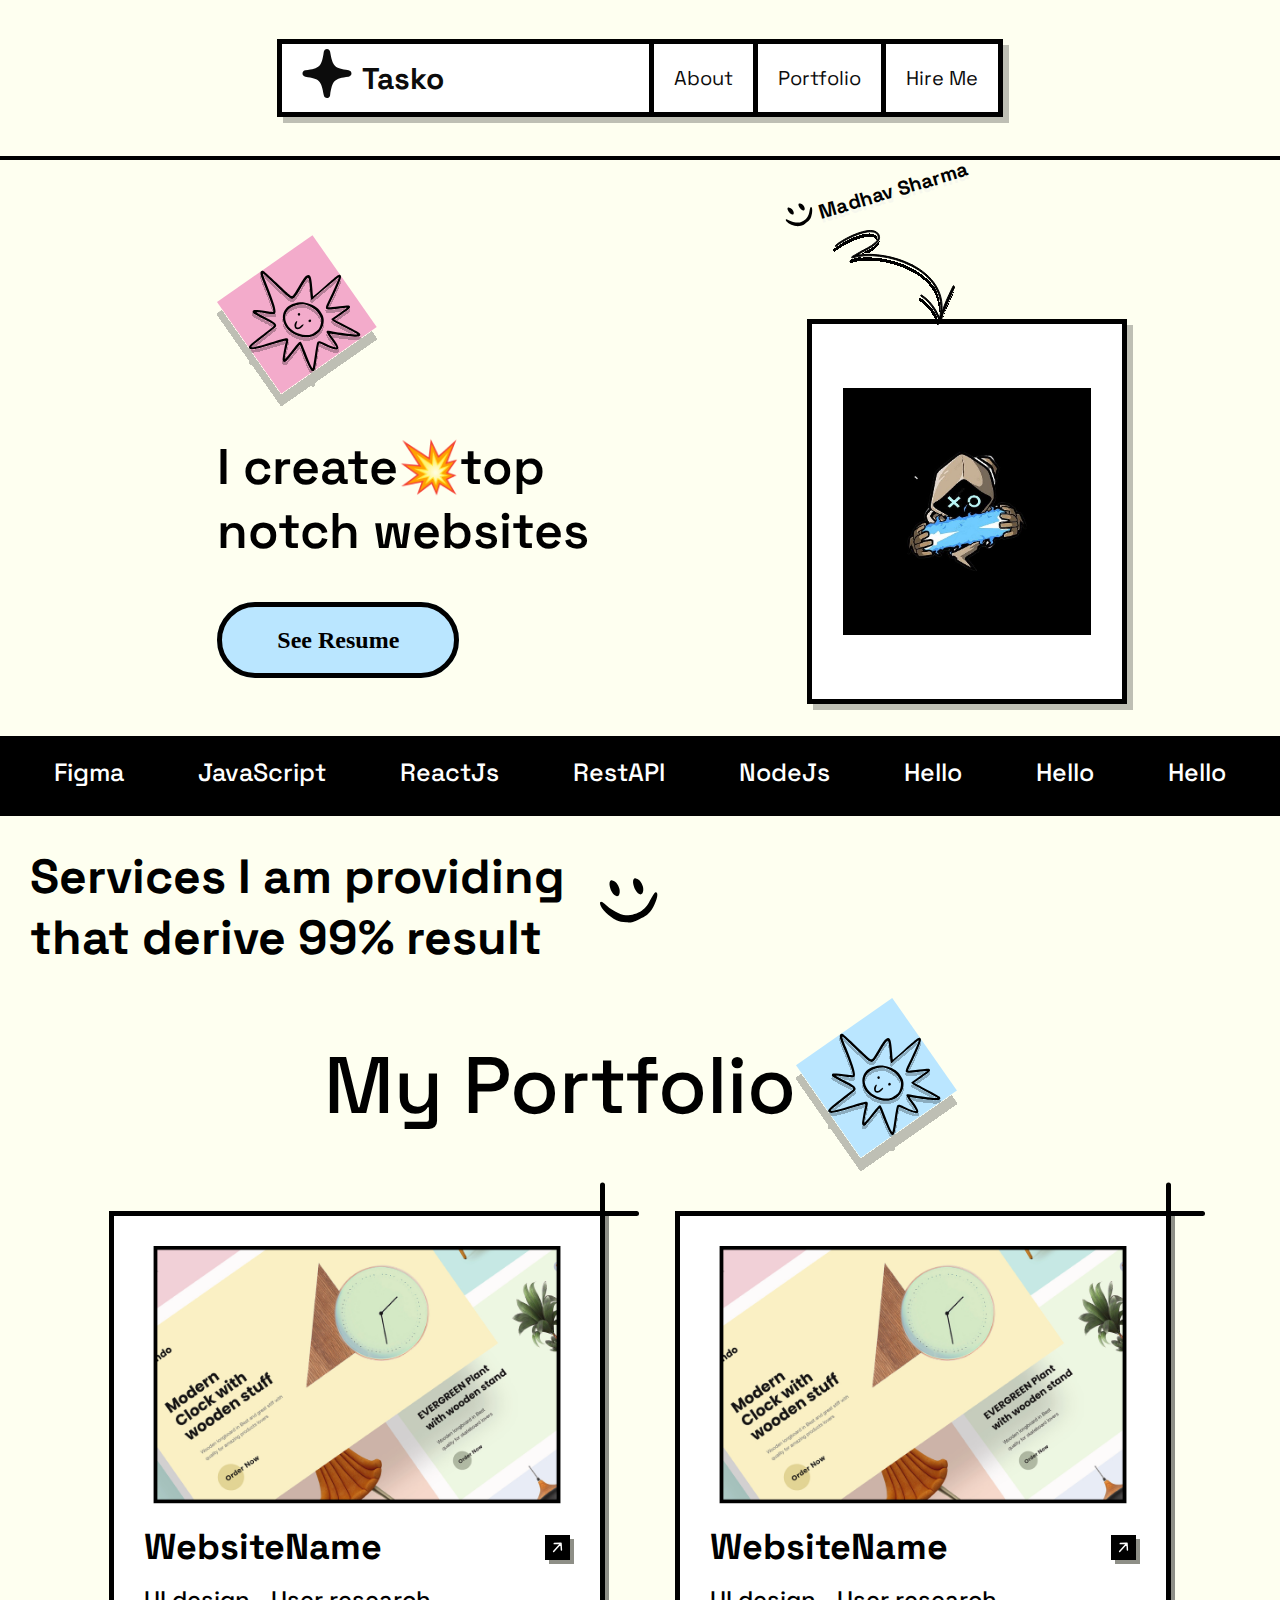
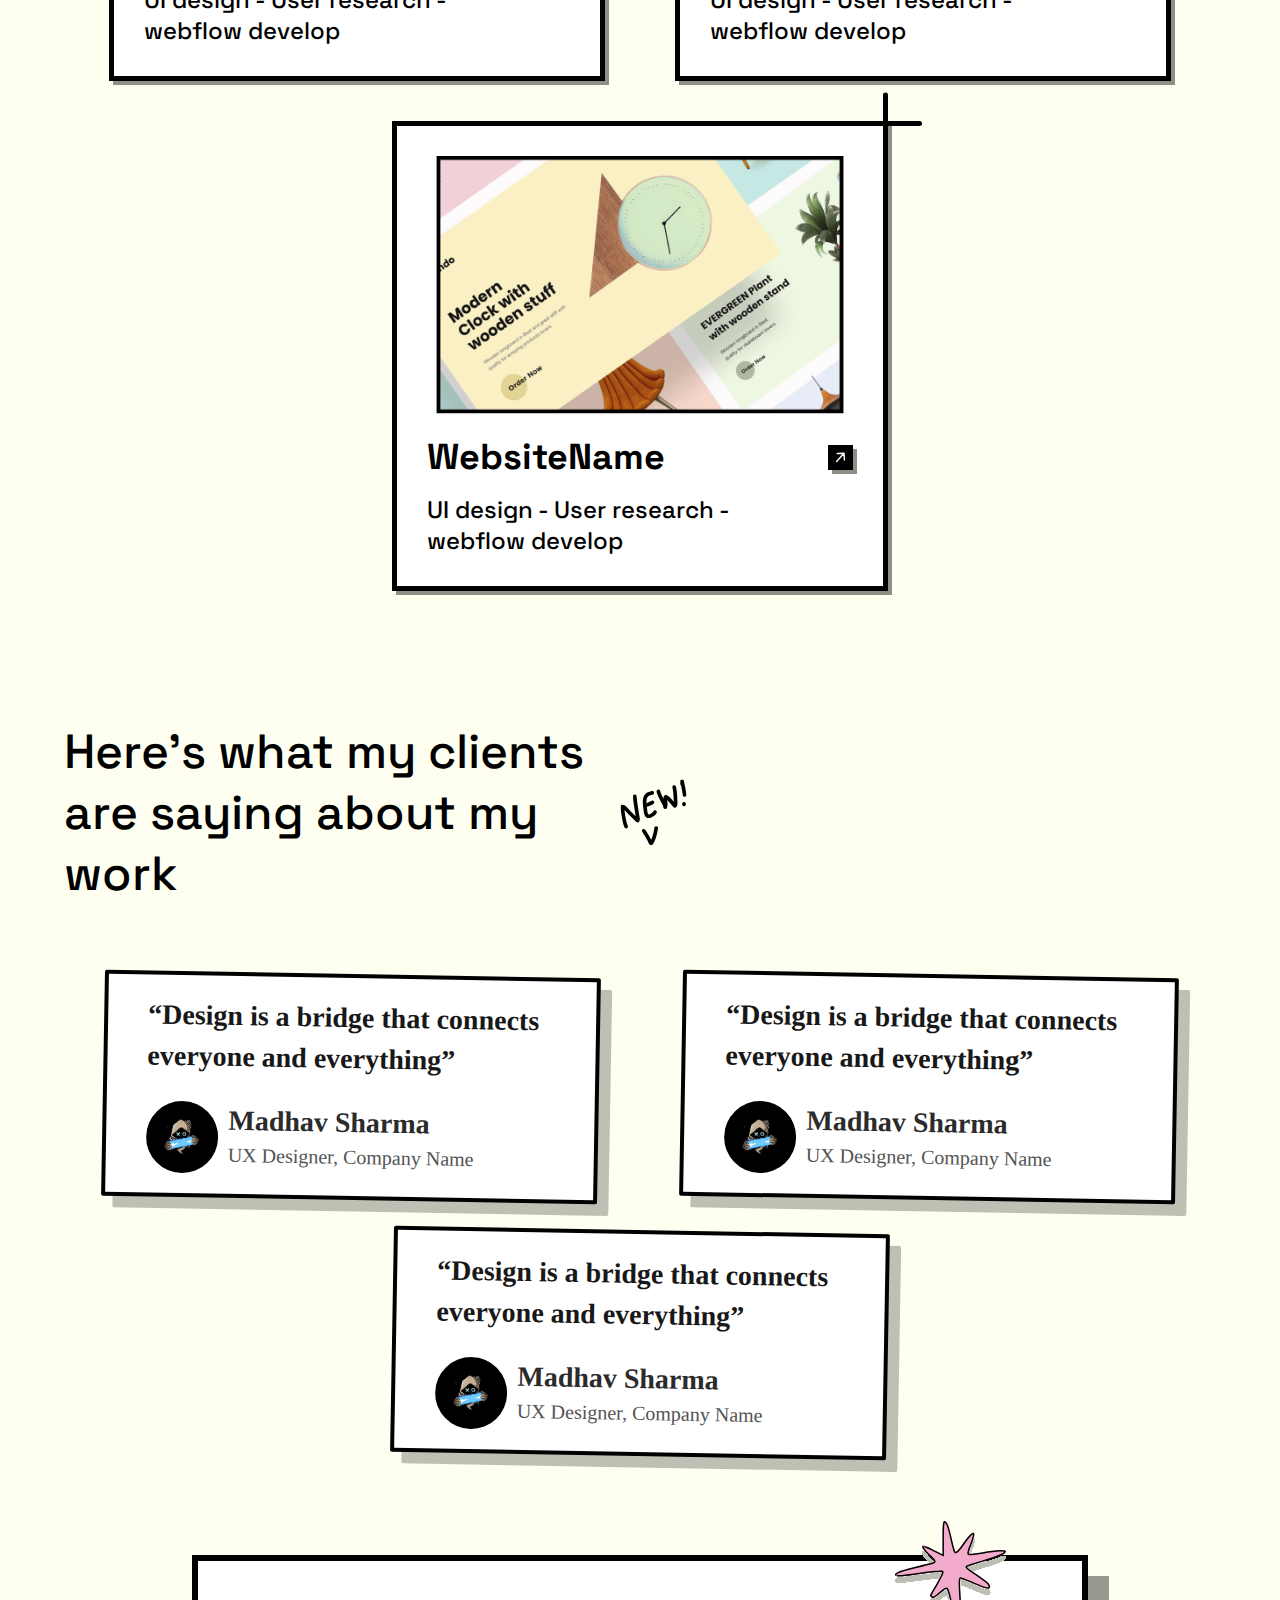
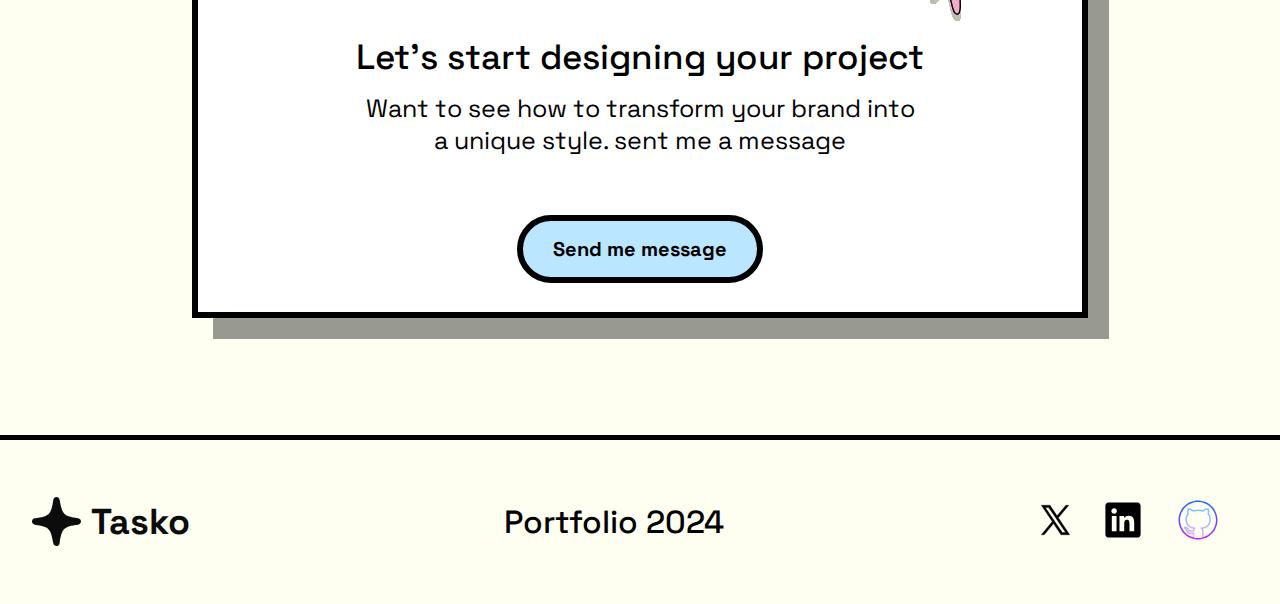
<file: index.html>
<!DOCTYPE html>
<html lang="en">

<head>
  <meta charset="UTF-8" />
  <meta name="viewport" content="width=device-width, initial-scale=1.0" />
  <title>Task Manager Landing Page</title>
  <link rel="stylesheet" href="./style.css" />
  <script type="module" src="./script.js" defer></script>
</head>

<body>
  <header class="header">
    <nav class="navigation">
      <ul class="nav-list">
        <li class="nav-item first">
          <div class="svg-container">
            <svg xmlns="http://www.w3.org/2000/svg" width="50" height="49" viewBox="0 0 50 49" fill="none">
              <path
                d="M24.9778 49C26.5743 49 27.8824 47.825 28.1041 46.162C30.299 31.3511 32.3167 29.2892 46.5513 27.6707C48.1918 27.4711 49.4557 26.0965 49.4557 24.5001C49.4557 22.8814 48.2141 21.5512 46.5733 21.3073C32.4276 19.334 30.6761 17.6045 28.1041 2.81596C27.8158 1.17521 26.552 0 24.9778 0C23.3594 0 22.0732 1.17521 21.8073 2.83801C19.6566 17.6268 17.639 19.6888 3.42667 21.3073C1.74159 21.5291 0.5 22.8594 0.5 24.5001C0.5 26.0965 1.69726 27.4268 3.38234 27.6707C17.5501 29.6883 19.2795 31.3955 21.8073 46.1843C22.1398 47.8471 23.4257 49 24.9778 49Z"
                fill="#0C0C0C" />
            </svg>
          </div>
          Tasko
        </li>
        <li class="nav-item about">About</li>
        <li class="nav-item portfolio">Portfolio</li>
        <li class="nav-item hire-me">Hire Me</li>
      </ul>
    </nav>
  </header>

  <main class="mainPart">
    <div class="myText">
      <div class="myText-svg">
        <svg xmlns="http://www.w3.org/2000/svg" width="205" height="220" viewBox="0 0 205 220" fill="none">
          <g filter="url(#filter0_d_1_922)">
            <rect width="143.482" height="149.353" transform="translate(122.359 0.121704) rotate(55.0113)"
              fill="#F3ABCB" />
            <g filter="url(#filter1_d_1_922)">
              <path
                d="M155.926 51.0766C153.862 51.7058 153.901 51.6784 136.474 67.1379C129.414 73.3607 123.44 78.4735 123.241 78.4383C123.042 78.4031 122.565 74.3103 122.241 69.3535C121.577 59.9169 120.643 54.3386 119.533 52.6694C118.219 50.7929 116.601 50.6443 114.451 52.1492C112.184 53.7361 110.761 55.7805 104.028 67.1321C98.5083 76.4706 97.0814 78.343 95.725 78.0693C93.9698 77.7252 90.9717 75.1059 76.2509 61.0636C68.2416 53.4483 60.889 46.7711 59.8844 46.2511C56.6126 44.4059 54.8573 46.974 56.1196 51.8566C56.4948 53.2248 59.0549 59.8782 61.8026 66.6332C69.4399 85.2839 73.2857 97.2694 71.9175 98.227C71.6047 98.4459 68.9661 98.2542 65.9913 97.8319C55.3001 96.2872 48.2833 95.6652 47.0363 96.1303C46.0785 96.5095 45.7697 96.9004 45.6875 97.948C45.5936 99.0621 45.8125 99.3748 47.3096 100.598C48.2791 101.318 53.99 104.484 59.9903 107.565C65.9906 110.646 71.299 113.57 71.7993 114.035C73.312 115.365 73.0149 116.271 70.6224 118.179C69.4262 119.133 63.2339 123.933 56.8462 128.87C41.9128 140.486 39.8174 142.652 41.377 144.88C43.1829 147.46 48.5775 146.597 70.0348 140.14C79.1861 137.404 87.0787 135.2 87.5439 135.282C88.2475 135.372 88.2866 135.927 87.7665 138.097C86.398 143.714 83.8836 158.346 84.0477 159.745C84.4658 163.005 86.4907 163.568 89.1099 161.153C89.8996 160.367 93.9966 155.403 98.2696 150.024C102.503 144.673 106.057 140.263 106.19 140.287C106.323 140.31 107.405 143.105 108.566 146.428C111.408 154.399 116.731 166.748 119.194 170.849C120.957 173.867 121.242 174.191 122.45 174.336C125.237 174.657 125.577 173.312 128.494 152.516C129.554 144.96 130.696 138.686 130.985 138.6C131.275 138.514 134.253 139.69 137.545 141.231C145.812 145.054 151.187 146.825 153.415 146.431C155.182 146.126 155.26 146.071 155.495 144.742C155.863 142.854 152.951 137.612 148.272 131.509C146.267 128.894 144.625 126.549 144.699 126.322C144.707 126.083 148.342 126.451 152.701 127.186C165.362 129.216 176.839 130.385 180.416 129.92C183.215 129.592 184.353 127.806 183.012 125.89C182.438 125.069 173.189 120.01 159.996 113.227C154.719 110.514 150.404 108.176 150.372 107.965C150.341 107.754 154.418 104.842 159.387 101.539C169.688 94.6207 171.267 93.0493 170.204 91.1142C169.43 89.6757 168.809 89.703 156.941 91.1369C146.71 92.4146 142.919 92.7389 142.618 92.3088C142.508 92.1525 143.134 90.5498 144.017 88.65C144.889 86.8167 146.859 82.6419 148.427 79.3896C153.279 69.1794 157.826 58.3671 158.502 55.5057C159.038 53.4417 159.003 52.4762 158.428 51.6553C157.772 50.717 157.373 50.6466 155.926 51.0766ZM154.726 58.2653C152.736 63.3275 146.508 77.0636 142.95 84.2131C139.948 90.1587 139.033 93.0123 139.826 94.1459C140.757 95.4751 145.377 95.5027 154.892 94.2015C160.185 93.5256 165.017 92.9395 165.626 92.9786C166.58 93.0099 166.596 93.1155 165.4 94.0692C164.684 94.6282 160.138 97.8686 155.318 101.3L146.522 107.457L147.143 108.594C147.612 109.431 152.119 112.042 163.44 117.981C172.067 122.485 179.263 126.359 179.427 126.594C179.592 126.828 179.611 127.106 179.455 127.215C178.712 127.735 160.848 125.678 151.638 124.086C146.056 123.101 141.302 122.467 140.99 122.686C139.66 123.617 140.118 124.52 146.685 133.902C150.269 139.023 153.095 143.393 152.982 143.647C152.544 144.769 146.633 142.732 137.478 138.307C131.99 135.625 130.063 135.285 128.722 136.864C128.128 137.513 127.053 143.216 125.418 154.028C124.124 162.914 122.888 170.302 122.692 170.439C121.793 171.068 119.077 165.106 113.296 150.107C107.726 135.659 107.644 135.541 105.064 137.347C104.361 137.84 101.64 141.025 99.0556 144.407C92.5387 152.987 87.394 159.034 87.0656 158.565C86.6552 157.978 87.7619 151.321 89.6778 142.991C91.6797 134.368 91.7189 133.175 90.3664 132.491C88.8536 131.745 86.3244 132.292 72.5212 136.536C53.7221 142.297 45.0985 144.372 44.305 143.239C43.7851 142.496 47.0455 139.748 63.0226 127.459C70.0358 122.084 74.856 118.07 75.2899 117.358C77.0492 114.38 74.3247 111.569 65.2324 106.983C55.4835 102.041 50.8592 99.5119 50.9295 99.1132C50.9726 98.6754 53.4001 98.8983 63.0555 100.294C71.4482 101.468 73.7897 101.401 74.5247 99.955C76.1706 96.648 73.4895 87.5749 63.7104 63.2012C59.8253 53.5729 58.5903 49.8943 59.0985 49.5386C59.5285 49.2377 59.6106 49.3549 74.304 63.3581C88.7278 77.1424 91.1864 79.3238 93.7859 80.7078C97.6714 82.7642 99.2273 81.3257 107.019 68.2425C112.985 58.1261 115.33 54.737 116.437 54.4869C117.66 54.1547 118.371 58.0834 119.242 70.229C119.988 80.9477 120.368 83.0704 121.411 82.9805C121.65 82.9884 122.69 82.1441 123.726 81.1278C127.314 77.6841 153.784 55.2552 155.469 54.2507C156.345 53.7543 156.262 54.2195 154.726 58.2653Z"
                fill="black" />
            </g>
            <g filter="url(#filter2_d_1_922)">
              <path
                d="M128.819 93.813C123.378 89.1179 113.985 85.8494 106.577 86.0835C102.848 86.2475 97.2969 87.803 93.5832 89.8198C83.1065 95.4053 81.2332 109.705 89.7037 119.56C98.3226 129.544 114.873 133.802 124.936 128.623C133.008 124.429 137.86 115.384 136.527 106.823C136.062 103.829 135.672 102.937 133.463 99.5323C131.845 97.0539 130.156 94.9741 128.819 93.813ZM133.334 107.253C133.861 110.669 132.954 115.614 131.136 118.925C129.748 121.353 129.244 121.88 125.53 124.48C121.777 127.106 121.148 127.372 118.286 127.861C114.659 128.419 107.951 127.407 103.342 125.565C87.1784 119.114 81.9647 101.679 93.6924 93.4709C98.7744 89.914 107.292 87.8544 112.742 88.8163C115.627 89.3598 122.925 93.0465 125.891 95.4547C129.062 98.0701 132.837 104.047 133.334 107.253Z"
                fill="black" />
            </g>
            <path
              d="M119.533 108.175C118.74 107.623 117.102 108.944 117.219 110.027C117.45 112.021 120.217 112.064 120.569 110.07C120.722 109.207 120.46 108.749 119.533 108.175Z"
              fill="black" />
            <path
              d="M105.059 99.7263C103.663 100.062 103.092 101.161 103.714 102.298C104.406 103.62 106.161 103.381 106.552 101.943C106.857 100.797 105.954 99.5074 105.059 99.7263Z"
              fill="black" />
            <path
              d="M107.615 116.109C105.16 118.177 104.558 118.482 103.339 118.403C102.119 118.325 101.849 118.106 101.56 117.027C101.294 115.816 101.767 113.329 102.663 111.363C103.003 110.601 102.921 110.484 102.178 110.421C100.865 110.292 99.1287 113.72 99.2615 116.073C99.4684 119.947 102.514 121.718 106.063 120.049C107.752 119.217 110.352 116.524 110.758 115.191C111.212 113.592 110.344 113.85 107.615 116.109Z"
              fill="black" />
          </g>
          <defs>
            <filter id="filter0_d_1_922" x="0" y="0.121704" width="204.634" height="219.191"
              filterUnits="userSpaceOnUse" color-interpolation-filters="sRGB">
              <feFlood flood-opacity="0" result="BackgroundImageFix" />
              <feColorMatrix in="SourceAlpha" type="matrix" values="0 0 0 0 0 0 0 0 0 0 0 0 0 0 0 0 0 0 127 0"
                result="hardAlpha" />
              <feOffset dy="16" />
              <feComposite in2="hardAlpha" operator="out" />
              <feColorMatrix type="matrix" values="0 0 0 0 0 0 0 0 0 0 0 0 0 0 0 0 0 0 0.25 0" />
              <feBlend mode="normal" in2="BackgroundImageFix" result="effect1_dropShadow_1_922" />
              <feBlend mode="normal" in="SourceGraphic" in2="effect1_dropShadow_1_922" result="shape" />
            </filter>
            <filter id="filter1_d_1_922" x="40.9432" y="45.6517" width="142.63" height="132.721"
              filterUnits="userSpaceOnUse" color-interpolation-filters="sRGB">
              <feFlood flood-opacity="0" result="BackgroundImageFix" />
              <feColorMatrix in="SourceAlpha" type="matrix" values="0 0 0 0 0 0 0 0 0 0 0 0 0 0 0 0 0 0 127 0"
                result="hardAlpha" />
              <feOffset dy="4" />
              <feComposite in2="hardAlpha" operator="out" />
              <feColorMatrix type="matrix" values="0 0 0 0 0 0 0 0 0 0 0 0 0 0 0 0 0 0 0.25 0" />
              <feBlend mode="normal" in2="BackgroundImageFix" result="effect1_dropShadow_1_922" />
              <feBlend mode="normal" in="SourceGraphic" in2="effect1_dropShadow_1_922" result="shape" />
            </filter>
            <filter id="filter2_d_1_922" x="84.3752" y="86.0717" width="52.3713" height="48.7668"
              filterUnits="userSpaceOnUse" color-interpolation-filters="sRGB">
              <feFlood flood-opacity="0" result="BackgroundImageFix" />
              <feColorMatrix in="SourceAlpha" type="matrix" values="0 0 0 0 0 0 0 0 0 0 0 0 0 0 0 0 0 0 127 0"
                result="hardAlpha" />
              <feOffset dy="4" />
              <feComposite in2="hardAlpha" operator="out" />
              <feColorMatrix type="matrix" values="0 0 0 0 0 0 0 0 0 0 0 0 0 0 0 0 0 0 0.25 0" />
              <feBlend mode="normal" in2="BackgroundImageFix" result="effect1_dropShadow_1_922" />
              <feBlend mode="normal" in="SourceGraphic" in2="effect1_dropShadow_1_922" result="shape" />
            </filter>
          </defs>
        </svg>
      </div>

      <div class="myText-text">
        <p>I create💥top</p>
        <p>notch websites</p>
      </div>

      <div class="myText-btn">
        <a href="https://drive.google.com/file/d/10MRVyagRvHJZXYWgXZoXzLy09VKalY89/view?usp=sharing"
          target="_blank">See Resume</a>
      </div>
    </div>

    <div class="myImg">
      <div class="myImgText">
        <div class="my-Img-Text-Name">
          <svg xmlns="http://www.w3.org/2000/svg" width="37" height="35" viewBox="0 0 37 35" fill="none">
            <path
              d="M19.5479 4.4031C18.6713 5.80238 19.9271 9.81219 21.7001 11.2897C23.0602 12.3947 24.0665 11.888 24.3315 9.94798C24.6359 7.90326 23.1377 5.00064 21.4323 4.27109C20.1328 3.70088 19.9764 3.72964 19.5479 4.4031Z"
              fill="black" />
            <path
              d="M7.84038 5.33376C6.96374 6.73304 8.21957 10.7429 9.99262 12.2204C11.3527 13.3254 12.359 12.8186 12.624 10.8786C12.9284 8.83392 11.4302 5.9313 9.72476 5.20175C8.42528 4.63154 8.26883 4.66031 7.84038 5.33376Z"
              fill="black" />
            <path
              d="M2.88193 16.7075C3.24136 18.9226 7.35405 23.0018 11.0101 24.7375C12.1376 25.3003 14.0826 25.7031 15.8021 25.7769C18.5025 25.8751 18.8859 25.7851 22.3741 24.1786C25.7215 22.637 26.2387 22.2689 27.844 20.4042C29.889 17.9907 31.8424 12.8058 31.2223 11.3601C30.6796 10.095 29.8918 10.7176 28.3133 13.8252C26.5656 17.2272 25.5918 18.4981 23.558 19.9541C21.6144 21.3254 17.9796 22.3934 15.6935 22.2776C12.9776 22.1433 7.87127 19.3874 5.0947 16.5541C3.68105 15.1275 2.64514 15.1717 2.88193 16.7075Z"
              fill="black" />
          </svg>
          <p>Madhav Sharma</p>
        </div>

        <div class="myImgText-svg">
          <svg xmlns="http://www.w3.org/2000/svg" width="185" height="184" viewBox="0 0 185 184" fill="none">
            <g clip-path="url(#clip0_1_973)">
              <g filter="url(#filter0_d_1_973)">
                <path
                  d="M51.9138 75.0781L52.2368 76.0056C66.9188 73.8445 87.8175 77.0024 104.94 85.7571L105.167 85.3119L104.94 85.7571C115.093 90.9483 123.878 98.0698 129.307 107.133C134.728 116.183 136.825 127.202 133.557 140.252L133.556 140.253C133.471 140.594 133.124 140.804 132.781 140.719C132.439 140.633 132.229 140.284 132.315 139.94C135.495 127.239 133.424 116.475 128.077 107.628C122.738 98.7955 114.155 91.9077 104.355 86.8975C94.4663 81.8418 83.3059 78.6636 72.8543 77.3307C62.4102 75.9987 52.631 76.5039 45.5166 78.8547L45.5163 78.8548C45.1728 78.9685 44.9815 78.8908 44.8697 78.8153C44.7325 78.7228 44.6553 78.5884 44.6358 78.5491L44.6355 78.5485C44.6018 78.4812 44.5532 78.3621 44.5546 78.2271C44.5558 78.113 44.5916 77.9477 44.7997 77.7557L44.7996 77.7558C44.7996 77.7558 44.807 77.7493 44.826 77.7351C44.8458 77.7201 44.8726 77.7009 44.9072 77.6771C44.9765 77.6293 45.0686 77.569 45.1828 77.4967C45.4109 77.3522 45.715 77.1674 46.0755 76.9528C46.7958 76.524 47.7296 75.9833 48.7043 75.4234C49.3602 75.0467 50.0353 74.6607 50.6754 74.2949C51.9317 73.5768 53.0527 72.936 53.6272 72.5935C54.2999 72.1928 55.2599 71.6926 56.4078 71.0966L56.516 71.0404C57.6326 70.4607 58.9095 69.7978 60.2331 69.0653C62.96 67.5564 65.919 65.7345 68.1245 63.6985C69.3717 62.5484 70.4335 61.2944 70.9432 59.9495C71.4659 58.5704 71.3976 57.1185 70.4311 55.6617C69.4559 54.1905 67.9637 53.3674 66.1886 52.9926C64.4232 52.6198 62.3509 52.6832 60.1488 52.9982L60.1487 52.9982C54.5056 53.8062 47.8034 56.4305 42.0324 59.3212C36.2692 62.208 31.3546 65.4011 29.3089 67.39L29.3086 67.3903C29.0544 67.6378 28.6497 67.6314 28.4041 67.3791L28.404 67.379C28.1571 67.1254 28.1622 66.7208 28.4171 66.4724C30.4324 64.5121 35.4345 61.2352 41.4129 58.2326C47.3836 55.2339 54.2482 52.5495 59.9667 51.7309C65.3058 50.9666 69.477 51.9043 71.4982 54.9524C72.622 56.6471 72.798 58.2953 72.3181 59.8887C71.8305 61.5076 70.6526 63.1095 68.9924 64.6405L68.9923 64.6406C66.8183 66.6468 63.8698 68.481 61.0874 70.0331C59.7227 70.7943 58.4058 71.4835 57.247 72.0899L57.1873 72.1211C56.0205 72.7318 55.0061 73.2633 54.2849 73.6933C53.8219 73.9679 52.9408 74.4842 51.9138 75.0781Z"
                  fill="black" stroke="black" />
                <path
                  d="M133.235 140.243L132.633 138.958C132.372 138.402 132.117 137.848 131.863 137.295C130.995 135.409 130.138 133.547 129.118 131.749L129.118 131.749C125.605 125.551 120.648 119.868 114.645 116.04C114.344 115.85 113.949 115.939 113.758 116.235C113.568 116.536 113.657 116.931 113.954 117.121C119.813 120.852 124.607 126.389 128.003 132.38L128.003 132.381C129.031 134.197 129.905 136.098 130.769 137.979C131.191 138.899 131.612 139.813 132.047 140.711C132.062 140.741 132.097 140.818 132.144 140.919C132.215 141.072 132.313 141.283 132.406 141.476C132.489 141.649 132.574 141.821 132.648 141.961C132.686 142.031 132.718 142.09 132.745 142.136C132.77 142.178 132.783 142.196 132.786 142.201C132.787 142.201 132.787 142.202 132.787 142.201L132.789 142.204C132.931 142.378 133.067 142.437 133.17 142.459C133.284 142.483 133.392 142.469 133.468 142.45L133.474 142.449L133.474 142.449C133.589 142.423 133.725 142.365 133.863 142.224C133.963 142.119 134.182 141.779 134.385 141.18L134.386 141.178C134.721 140.199 135.123 138.485 135.475 136.889C135.582 136.404 135.685 135.927 135.78 135.487C135.991 134.512 136.162 133.72 136.249 133.429C136.249 133.429 136.249 133.429 136.249 133.429L136.728 133.573C139.15 125.53 142.613 118.34 146.202 110.887C146.686 109.883 147.171 108.876 147.656 107.86L133.235 140.243ZM133.235 140.243L133.571 138.864C134.112 136.644 134.863 133.589 135.024 133.06L135.025 133.058C137.478 124.906 140.987 117.617 144.646 110.013C145.113 109.045 145.581 108.071 146.051 107.09C146.204 106.77 146.586 106.636 146.903 106.788C147.22 106.94 147.357 107.324 147.205 107.645L133.235 140.243Z"
                  fill="black" stroke="black" />
              </g>
            </g>
            <defs>
              <filter id="filter0_d_1_973" x="26.7224" y="50.9785" width="121.045" height="95.993"
                filterUnits="userSpaceOnUse" color-interpolation-filters="sRGB">
                <feFlood flood-opacity="0" result="BackgroundImageFix" />
                <feColorMatrix in="SourceAlpha" type="matrix" values="0 0 0 0 0 0 0 0 0 0 0 0 0 0 0 0 0 0 127 0"
                  result="hardAlpha" />
                <feOffset dx="-1" dy="4" />
                <feComposite in2="hardAlpha" operator="out" />
                <feColorMatrix type="matrix" values="0 0 0 0 0 0 0 0 0 0 0 0 0 0 0 0 0 0 1 0" />
                <feBlend mode="normal" in2="BackgroundImageFix" result="effect1_dropShadow_1_973" />
                <feBlend mode="normal" in="SourceGraphic" in2="effect1_dropShadow_1_973" result="shape" />
              </filter>
              <clipPath id="clip0_1_973">
                <rect width="130" height="130" fill="white" transform="translate(88.916) rotate(42.6258)" />
              </clipPath>
            </defs>
          </svg>
        </div>
      </div>
      <div class="recCon">
        <div class="rec2Con">
          <img src="./images/myImage.jpg" alt="my image" />
        </div>
      </div>
    </div>
  </main>

  <nav class="skills">
    <ul class="skills-list">
      <li class="skills-item">Figma</li>
      <li class="skills-item">JavaScript</li>
      <li class="skills-item">ReactJs</li>
      <li class="skills-item">RestAPI</li>
      <li class="skills-item">NodeJs</li>
      <li class="skills-item">Hello</li>
      <li class="skills-item">Hello</li>
      <li class="skills-item">Hello</li>
    </ul>
  </nav>

  <div class="services">
    <div class="service-text">
      <p>Services I am providing</p>
      <p>that derive 99% result</p>
    </div>

    <div class="service-img">
      <svg xmlns="http://www.w3.org/2000/svg" width="73" height="69" viewBox="0 0 73 69" fill="none">
        <path
          d="M38.6181 8.36637C36.8542 11.1818 39.3811 19.2499 42.9486 22.2228C45.6852 24.4461 47.71 23.4265 48.2431 19.5231C48.8556 15.409 45.841 9.56867 42.4096 8.10076C39.795 6.95345 39.4802 7.01133 38.6181 8.36637Z"
          fill="black" />
        <path
          d="M15.0585 10.239C13.2947 13.0544 15.8215 21.1225 19.389 24.0953C22.1256 26.3187 24.1504 25.2991 24.6835 21.3957C25.296 17.2816 22.2814 11.4413 18.8501 9.97335C16.2354 8.82604 15.9206 8.88392 15.0585 10.239Z"
          fill="black" />
        <path
          d="M5.08328 33.1238C5.80646 37.5808 14.0815 45.7884 21.4377 49.2808C23.7064 50.4133 27.6199 51.2237 31.0796 51.3722C36.5131 51.5697 37.2844 51.3886 44.3031 48.1562C51.0382 45.0543 52.0789 44.3137 55.3089 40.5618C59.4237 35.7056 63.354 25.2734 62.1062 22.3644C61.0144 19.819 59.4292 21.0716 56.2531 27.3244C52.7367 34.1694 50.7772 36.7266 46.6851 39.6563C42.7745 42.4153 35.4609 44.5643 30.8612 44.3312C25.3965 44.061 15.1222 38.516 9.53555 32.8151C6.69117 29.9447 4.60683 30.0337 5.08328 33.1238Z"
          fill="black" />
      </svg>
    </div>
  </div>

  <main class="myPort">
    <div class="heading">
      <h2>My Portfolio</h2>
      <svg class="heading-img" xmlns="http://www.w3.org/2000/svg" width="161" height="173" viewBox="0 0 161 173"
        fill="none">
        <g filter="url(#filter0_d_1_1120)">
          <rect width="112.826" height="117.442" transform="translate(96.2168) rotate(55.0113)" fill="#BAE6FF" />
          <g filter="url(#filter1_d_1_1120)">
            <path
              d="M122.612 40.068C120.988 40.5628 121.019 40.5413 107.315 52.6977C101.763 57.591 97.0664 61.6114 96.9096 61.5837C96.7528 61.556 96.378 58.3376 96.1231 54.4399C95.601 47.0196 94.8666 42.6331 93.9936 41.3205C92.9609 39.845 91.6883 39.7281 89.9976 40.9115C88.2147 42.1594 87.0957 43.7669 81.802 52.6932C77.4613 60.0364 76.3392 61.5087 75.2726 61.2935C73.8924 61.0229 71.5349 58.9633 59.9593 47.9213C53.6613 41.933 47.8796 36.6825 47.0897 36.2736C44.5169 34.8226 43.1366 36.842 44.1293 40.6814C44.4243 41.7572 46.4374 46.9891 48.598 52.3009C54.6035 66.9667 57.6277 76.3914 56.5518 77.1444C56.3059 77.3165 54.231 77.1658 51.8918 76.8337C43.4848 75.619 37.9672 75.1299 36.9867 75.4957C36.2335 75.7938 35.9907 76.1012 35.9261 76.925C35.8523 77.801 36.0244 78.0469 37.2016 79.0091C37.9639 79.5748 42.4547 82.0649 47.173 84.4874C51.8912 86.9098 56.0654 89.2093 56.4588 89.5752C57.6484 90.6203 57.4147 91.3335 55.5334 92.8334C54.5928 93.5834 49.7235 97.3578 44.7006 101.24C32.9579 110.375 31.3102 112.078 32.5366 113.83C33.9566 115.859 38.1986 115.179 55.0714 110.102C62.2674 107.951 68.4737 106.218 68.8395 106.282C69.3928 106.353 69.4235 106.79 69.0145 108.496C67.9384 112.913 65.9613 124.418 66.0903 125.519C66.4191 128.082 68.0113 128.525 70.0709 126.625C70.6919 126.008 73.9135 122.104 77.2735 117.874C80.6028 113.667 83.3971 110.199 83.5016 110.218C83.6061 110.236 84.4575 112.434 85.3703 115.047C87.6046 121.315 91.7907 131.025 93.727 134.25C95.1132 136.623 95.3376 136.878 96.2874 136.992C98.4791 137.244 98.7466 136.187 101.041 119.834C101.874 113.892 102.772 108.959 102.999 108.891C103.227 108.823 105.569 109.749 108.157 110.96C114.658 113.967 118.885 115.359 120.637 115.049C122.026 114.809 122.088 114.766 122.272 113.721C122.561 112.236 120.271 108.114 116.592 103.316C115.016 101.259 113.725 99.4148 113.783 99.2366C113.789 99.0491 116.648 99.3382 120.075 99.9162C130.031 101.512 139.056 102.432 141.869 102.066C144.07 101.808 144.964 100.403 143.91 98.8971C143.458 98.2515 136.186 94.2735 125.812 88.9398C121.662 86.8063 118.269 84.9679 118.244 84.8019C118.219 84.6359 121.426 82.346 125.333 79.7489C133.433 74.3086 134.675 73.0729 133.839 71.5513C133.23 70.4201 132.741 70.4416 123.409 71.5692C115.365 72.5738 112.383 72.8288 112.146 72.4907C112.06 72.3677 112.552 71.1074 113.247 69.6136C113.932 68.172 115.482 64.8892 116.715 62.3318C120.53 54.303 124.105 45.8009 124.637 43.5508C125.058 41.9279 125.031 41.1686 124.579 40.5231C124.062 39.7853 123.749 39.73 122.612 40.068ZM121.668 45.7208C120.103 49.7014 115.205 60.5027 112.408 66.1247C110.047 70.7999 109.327 73.0438 109.951 73.9353C110.683 74.9804 114.316 75.0022 121.798 73.979C125.96 73.4474 129.759 72.9866 130.239 73.0173C130.989 73.042 131.001 73.125 130.061 73.8749C129.498 74.3145 125.923 76.8625 122.133 79.5612L115.216 84.4021L115.705 85.2966C116.074 85.9545 119.618 88.008 128.52 92.6778C135.303 96.2192 140.962 99.2658 141.091 99.4502C141.22 99.6347 141.236 99.8529 141.113 99.939C140.529 100.348 126.481 98.7301 119.239 97.4786C114.85 96.7037 111.112 96.2056 110.866 96.3777C109.821 97.1092 110.181 97.8193 115.344 105.197C118.163 109.224 120.385 112.661 120.296 112.86C119.951 113.743 115.304 112.141 108.105 108.661C103.789 106.552 102.274 106.284 101.22 107.526C100.752 108.036 99.9068 112.521 98.6214 121.023C97.6035 128.01 96.6319 133.82 96.4782 133.927C95.7711 134.422 93.6351 129.734 89.0895 117.94C84.7099 106.578 84.6453 106.486 82.6165 107.906C82.0632 108.293 79.9236 110.799 77.8916 113.457C72.7671 120.204 68.7216 124.959 68.4634 124.59C68.1407 124.129 69.0109 118.894 70.5174 112.344C72.0917 105.563 72.1225 104.626 71.0589 104.088C69.8694 103.501 67.8805 103.931 57.0265 107.268C42.244 111.798 35.4629 113.43 34.839 112.539C34.4302 111.955 36.9939 109.794 49.5574 100.13C55.0722 95.9042 58.8624 92.7475 59.2037 92.1881C60.587 89.8459 58.4447 87.6356 51.2951 84.0296C43.629 80.1438 39.9927 78.1548 40.0481 77.8412C40.0819 77.4969 41.9908 77.6723 49.5832 78.7701C56.1828 79.6926 58.024 79.6405 58.602 78.5032C59.8962 75.9027 57.788 68.7682 50.0982 49.6021C47.0432 42.031 46.072 39.1384 46.4717 38.8587C46.8098 38.622 46.8743 38.7142 58.4284 49.7255C69.7704 60.5647 71.7038 62.28 73.7478 63.3683C76.8032 64.9853 78.0266 63.8542 84.1535 53.5663C88.8447 45.6114 90.6891 42.9464 91.5591 42.7497C92.5212 42.4885 93.0805 45.5778 93.7654 55.1284C94.352 63.557 94.6501 65.2261 95.4708 65.1554C95.6583 65.1616 96.476 64.4977 97.2906 63.6985C100.113 60.9906 120.927 43.3539 122.252 42.564C122.94 42.1737 122.876 42.5394 121.668 45.7208Z"
              fill="black" />
          </g>
          <g filter="url(#filter2_d_1_1120)">
            <path
              d="M101.296 73.6734C97.0175 69.9814 89.6312 67.4112 83.8062 67.5953C80.8737 67.7243 76.5087 68.9474 73.5884 70.5334C65.3502 74.9255 63.8772 86.1696 70.5378 93.9192C77.3152 101.77 90.3298 105.119 98.2422 101.046C104.59 97.7482 108.405 90.6354 107.357 83.9036C106.992 81.549 106.684 80.8481 104.948 78.1707C103.675 76.2218 102.347 74.5864 101.296 73.6734ZM104.846 84.2416C105.261 86.9282 104.547 90.8166 103.118 93.4201C102.027 95.3289 101.63 95.7438 98.7097 97.7878C95.7586 99.8533 95.2637 100.062 93.0136 100.446C90.161 100.886 84.8863 100.089 81.2623 98.6413C68.5521 93.5687 64.4523 79.859 73.6743 73.4044C77.6705 70.6074 84.3686 68.9878 88.6535 69.7442C90.922 70.1716 96.6608 73.0706 98.9938 74.9643C101.487 77.0208 104.456 81.721 104.846 84.2416Z"
              fill="black" />
          </g>
          <path
            d="M93.995 84.9665C93.371 84.533 92.083 85.5719 92.1752 86.4234C92.3564 87.9911 94.5327 88.025 94.8095 86.4574C94.9294 85.7781 94.7235 85.4184 93.995 84.9665Z"
            fill="black" />
          <path
            d="M82.6126 78.3233C81.5152 78.5876 81.0663 79.4513 81.555 80.3458C82.099 81.3848 83.4792 81.1974 83.7867 80.0662C84.0265 79.1656 83.3165 78.1512 82.6126 78.3233Z"
            fill="black" />
          <path
            d="M84.6217 91.2058C82.6912 92.8317 82.2178 93.0715 81.2587 93.0099C80.2997 92.9484 80.0876 92.7763 79.8602 91.9279C79.6512 90.9749 80.0233 89.02 80.7273 87.4739C80.9947 86.8745 80.9302 86.7822 80.3462 86.733C79.3134 86.6315 77.9484 89.3272 78.0528 91.1777C78.2155 94.2239 80.61 95.6165 83.4012 94.3042C84.7291 93.6495 86.7734 91.5317 87.0931 90.4835C87.4498 89.2264 86.7673 89.4292 84.6217 91.2058Z"
            fill="black" />
        </g>
        <defs>
          <filter id="filter0_d_1_1120" x="0.000488281" y="0" width="160.912" height="172.359"
            filterUnits="userSpaceOnUse" color-interpolation-filters="sRGB">
            <feFlood flood-opacity="0" result="BackgroundImageFix" />
            <feColorMatrix in="SourceAlpha" type="matrix" values="0 0 0 0 0 0 0 0 0 0 0 0 0 0 0 0 0 0 127 0"
              result="hardAlpha" />
            <feOffset dy="12.5815" />
            <feComposite in2="hardAlpha" operator="out" />
            <feColorMatrix type="matrix" values="0 0 0 0 0 0 0 0 0 0 0 0 0 0 0 0 0 0 0.25 0" />
            <feBlend mode="normal" in2="BackgroundImageFix" result="effect1_dropShadow_1_1120" />
            <feBlend mode="normal" in="SourceGraphic" in2="effect1_dropShadow_1_1120" result="shape" />
          </filter>
          <filter id="filter1_d_1_1120" x="32.1956" y="35.8022" width="112.156" height="104.364"
            filterUnits="userSpaceOnUse" color-interpolation-filters="sRGB">
            <feFlood flood-opacity="0" result="BackgroundImageFix" />
            <feColorMatrix in="SourceAlpha" type="matrix" values="0 0 0 0 0 0 0 0 0 0 0 0 0 0 0 0 0 0 127 0"
              result="hardAlpha" />
            <feOffset dy="3.14537" />
            <feComposite in2="hardAlpha" operator="out" />
            <feColorMatrix type="matrix" values="0 0 0 0 0 0 0 0 0 0 0 0 0 0 0 0 0 0 0.25 0" />
            <feBlend mode="normal" in2="BackgroundImageFix" result="effect1_dropShadow_1_1120" />
            <feBlend mode="normal" in="SourceGraphic" in2="effect1_dropShadow_1_1120" result="shape" />
          </filter>
          <filter id="filter2_d_1_1120" x="66.3479" y="67.5861" width="41.1816" height="38.3473"
            filterUnits="userSpaceOnUse" color-interpolation-filters="sRGB">
            <feFlood flood-opacity="0" result="BackgroundImageFix" />
            <feColorMatrix in="SourceAlpha" type="matrix" values="0 0 0 0 0 0 0 0 0 0 0 0 0 0 0 0 0 0 127 0"
              result="hardAlpha" />
            <feOffset dy="3.14537" />
            <feComposite in2="hardAlpha" operator="out" />
            <feColorMatrix type="matrix" values="0 0 0 0 0 0 0 0 0 0 0 0 0 0 0 0 0 0 0.25 0" />
            <feBlend mode="normal" in2="BackgroundImageFix" result="effect1_dropShadow_1_1120" />
            <feBlend mode="normal" in="SourceGraphic" in2="effect1_dropShadow_1_1120" result="shape" />
          </filter>
        </defs>
      </svg>
    </div>

    <ul class="portItem">
      <li class="portList">
        <div class="portImg">
          <img src="./images/Rectangle 6.png" alt="portImg" />
        </div>

        <div class="portName">
          <h3>WebsiteName</h3>
          <svg xmlns="http://www.w3.org/2000/svg" width="25" height="25" viewBox="0 0 25 25" fill="none">
            <path d="M18.3751 5.31045L19.0486 16.6049M18.3751 5.31045L7.08066 5.98398M18.3751 5.31045L5.98405 19.2731"
              stroke="#FDFDFD" stroke-width="2.40017" stroke-linecap="round" stroke-linejoin="round" />
          </svg>
        </div>

        <div class="portInfo">
          <p>UI design - User research - webflow develop</p>
        </div>
      </li>

      <li class="portList">
        <div class="portImg">
          <img src="./images/Rectangle 6.png" alt="portImg" />
        </div>

        <div class="portName">
          <h3>WebsiteName</h3>
          <svg xmlns="http://www.w3.org/2000/svg" width="25" height="25" viewBox="0 0 25 25" fill="none">
            <path d="M18.3751 5.31045L19.0486 16.6049M18.3751 5.31045L7.08066 5.98398M18.3751 5.31045L5.98405 19.2731"
              stroke="#FDFDFD" stroke-width="2.40017" stroke-linecap="round" stroke-linejoin="round" />
          </svg>
        </div>

        <div class="portInfo">
          <p>UI design - User research - webflow develop</p>
        </div>
      </li>

      <li class="portList">
        <div class="portImg">
          <img src="./images/Rectangle 6.png" alt="portImg" />
        </div>

        <div class="portName">
          <h3>WebsiteName</h3>
          <svg xmlns="http://www.w3.org/2000/svg" width="25" height="25" viewBox="0 0 25 25" fill="none">
            <path d="M18.3751 5.31045L19.0486 16.6049M18.3751 5.31045L7.08066 5.98398M18.3751 5.31045L5.98405 19.2731"
              stroke="#FDFDFD" stroke-width="2.40017" stroke-linecap="round" stroke-linejoin="round" />
          </svg>
        </div>

        <div class="portInfo">
          <p>UI design - User research - webflow develop</p>
        </div>
      </li>
    </ul>
  </main>

  <div class="clientStart">
    <h2>Here’s what my clients are saying about my work</h2>

    <svg xmlns="http://www.w3.org/2000/svg" width="67" height="68" viewBox="0 0 67 68" fill="none">
      <g clip-path="url(#clip0_1_1162)">
        <path fill-rule="evenodd" clip-rule="evenodd"
          d="M15.4387 37.7095C15.1847 37.4601 14.9288 37.2107 14.671 36.9632C12.0431 34.4442 9.43568 31.9224 6.98925 29.221C6.39648 28.5668 5.28354 27.2975 4.16595 26.6443C3.3666 26.1772 2.5393 25.9818 1.78276 26.0785C1.30073 26.14 0.596332 26.3828 0.242721 27.3069C0.183165 27.4623 0.112459 27.7293 0.0845424 28.0699C0.0398757 28.6208 0.0835905 29.6091 0.0975488 29.7458C0.292965 31.7391 0.488375 33.6449 0.846639 35.6167C1.17606 37.4313 1.40124 39.2599 1.75578 41.0717C2.2862 43.7824 2.96925 46.3916 3.96494 48.973C4.33437 49.9314 5.41289 50.4088 6.37136 50.0394C7.3289 49.67 7.8072 48.5924 7.43777 47.6339C6.52117 45.2564 5.89678 42.8537 5.40917 40.357C5.05742 38.5619 4.835 36.7492 4.50837 34.9514C4.29621 33.7817 4.14544 32.6362 4.01703 31.4804L4.23013 31.7195C6.73611 34.4861 9.40404 37.0703 12.0952 39.6498C13.1021 40.6157 14.0745 41.6095 15.0972 42.5596C15.18 42.6806 15.5624 43.2352 15.7504 43.425C16.0631 43.7414 16.4009 43.9182 16.6949 44.0057C17.4422 44.229 18.2006 44.1462 18.8631 43.3087C19.3591 42.6815 19.6448 41.709 19.6234 40.5477C19.5945 38.9518 18.9888 36.8479 18.8604 35.8782C18.0471 29.7431 16.7313 23.6321 16.3814 17.4439C16.3237 16.4185 15.4443 15.633 14.4188 15.6907C13.3933 15.7494 12.607 16.6287 12.6656 17.6542C13.0202 23.9354 14.3444 30.1395 15.1698 36.3677C15.2144 36.699 15.3205 37.1707 15.4387 37.7095Z"
          fill="black" />
        <path fill-rule="evenodd" clip-rule="evenodd"
          d="M31.7006 12.278C29.5901 12.8372 27.4759 13.3248 25.7804 14.7746C24.0068 16.2924 23.1051 18.4969 22.784 20.9535C22.3746 24.0876 22.9236 27.6433 23.2642 30.1772C23.441 31.4893 23.5164 33.3178 23.8988 34.9379C24.2283 36.331 24.7894 37.5788 25.6445 38.4526C26.9883 39.8252 29.0504 39.9638 31.1655 39.1077C33.6092 38.1185 36.0426 35.8359 36.7042 34.5052C37.162 33.5858 36.787 32.4673 35.8667 32.0104C34.9473 31.5526 33.8297 31.9276 33.3719 32.847C32.9522 33.691 31.3191 35.0301 29.7688 35.6582C29.4226 35.7978 29.0802 35.902 28.7563 35.928C28.5879 35.942 28.4195 35.9662 28.305 35.8499C27.7439 35.2757 27.5466 34.3424 27.3838 33.3997C27.1558 32.0858 27.0925 30.7132 26.9538 29.6803C26.6486 27.4144 26.1089 24.2384 26.4746 21.4356C26.671 19.9327 27.1148 18.5323 28.2008 17.6036C29.4608 16.526 31.0836 16.2924 32.6535 15.8764C33.6464 15.614 34.2392 14.5941 33.9758 13.6012C33.7134 12.6083 32.6935 12.0155 31.7006 12.278Z"
          fill="black" />
        <path fill-rule="evenodd" clip-rule="evenodd"
          d="M31.5579 22.0849C29.9229 22.9754 28.1754 23.891 26.4231 24.5201C25.4563 24.8672 24.9528 25.9337 25.299 26.9005C25.6461 27.8673 26.7125 28.3707 27.6793 28.0237C29.6093 27.3313 31.5384 26.3347 33.338 25.3548C34.2398 24.8635 34.5738 23.7319 34.0825 22.8302C33.5911 21.9276 32.4606 21.5945 31.5579 22.0849Z"
          fill="black" />
        <path fill-rule="evenodd" clip-rule="evenodd"
          d="M54.0349 23.0728C52.6763 21.4294 51.2405 19.8122 49.7237 18.3344C49.5999 18.2144 48.0701 16.9544 47.1609 16.4835C46.5477 16.1662 46.0042 16.1085 45.686 16.1392C44.7601 16.2286 44.1952 16.7302 43.9635 17.5881C43.7421 18.4107 43.6621 19.2678 43.6621 20.1425C42.2858 17.5621 41.0267 14.9081 40.2618 12.1137C40.1985 11.8829 40.1473 11.7749 40.139 11.7554C39.8812 11.1859 39.5155 10.9923 39.3852 10.916C38.745 10.5401 38.168 10.6034 37.6814 10.8221C37.6218 10.8481 36.3097 11.4306 36.6233 12.9186C36.6484 13.0386 36.8625 13.8938 36.9248 14.2279C36.9797 14.5182 37.0988 14.7797 37.2654 15.0012C38.5477 18.6843 40.5093 22.1637 42.3919 25.5611C42.7985 26.2953 43.1158 27.0518 43.3252 27.8642C43.3866 28.1015 43.4117 28.6384 43.4657 28.9018C43.5578 29.3475 43.7402 29.6462 43.8565 29.7988C44.4614 30.5935 45.2068 30.6745 45.8944 30.4707C46.1885 30.3842 46.7775 30.186 47.1358 29.3326C47.9416 27.4157 47.8505 25.2987 47.6169 23.1658C47.548 22.5349 47.4625 21.904 47.4103 21.2805C49.0658 22.9258 50.6151 24.7403 52.0715 26.554C52.2315 26.7531 53.8526 28.5659 54.2834 28.8357C55.361 29.5132 56.1976 29.0041 56.5558 28.7008C57.1021 28.2374 57.532 27.4418 57.7069 26.4284C57.9321 25.1173 57.7544 23.3129 57.7367 22.587C57.6185 17.7016 57.4417 12.5948 56.3446 7.82473C56.1147 6.82346 55.1153 6.19809 54.114 6.42794C53.1128 6.65778 52.4875 7.65816 52.7173 8.65851C53.7586 13.1885 53.9028 18.0394 54.0154 22.6773C54.0182 22.7843 54.0256 22.9183 54.0349 23.0728Z"
          fill="black" />
        <path fill-rule="evenodd" clip-rule="evenodd"
          d="M61.4716 6.58714C62.1462 9.84874 62.8218 13.0805 63.2629 16.4343C63.3969 17.4532 64.332 18.1716 65.351 18.0376C66.369 17.9036 67.0875 16.9684 66.9535 15.9494C66.3319 11.2194 65.2561 6.72858 64.3554 2.06278C64.0083 0.259362 62.2942 0.511568 62.189 0.530179C61.9573 0.571123 60.6946 0.840051 60.6527 2.3187C60.6499 2.40897 60.7104 3.04728 60.7206 3.29481C60.7429 3.86152 60.7317 4.41522 60.7029 4.98286C60.6694 5.63704 60.9774 6.22981 61.4716 6.58714Z"
          fill="black" />
        <path fill-rule="evenodd" clip-rule="evenodd"
          d="M66.2883 25.8207C66.4772 25.2456 66.3813 24.5887 65.9756 24.0797C65.3344 23.2766 64.1628 23.1454 63.3598 23.7866C62.6181 24.3784 62.4795 25.0996 62.579 25.9817C62.6944 27.0026 63.6175 27.7377 64.6384 27.6213C65.5717 27.5162 66.2659 26.7345 66.2883 25.8207Z"
          fill="black" />
        <path fill-rule="evenodd" clip-rule="evenodd"
          d="M31.1552 61.7216C30.9653 61.3196 30.8127 61.0023 30.7765 60.9343C29.0475 57.7007 27.1715 54.5098 25.1289 51.4641C24.5566 50.6107 23.3999 50.3828 22.5466 50.9551C21.6933 51.5273 21.4653 52.6841 22.0376 53.5374C24.0113 56.4798 25.8231 59.5646 27.4944 62.6894C27.6218 62.9276 28.4715 65.0446 29.0782 65.9277C29.6281 66.7271 30.3186 67.0127 30.7141 67.0714C31.3422 67.1644 32.3249 66.9392 33.1224 65.8747C34.1637 64.4853 35.5139 60.7734 35.7363 60.1574C36.1439 59.0239 36.4891 57.8347 36.8092 56.678C37.4159 54.4837 37.7649 52.2504 38.0766 50.0003C38.2181 48.9823 37.5062 48.0424 36.4882 47.901C35.4711 47.7605 34.5303 48.4724 34.3898 49.4895C34.1004 51.5767 33.7849 53.65 33.2219 55.6851C32.926 56.7524 32.6096 57.8514 32.2337 58.8974C32.1202 59.211 31.6791 60.5063 31.1552 61.7216Z"
          fill="black" />
      </g>
      <defs>
        <clipPath id="clip0_1_1162">
          <rect width="67" height="67" fill="white" transform="translate(0 0.5)" />
        </clipPath>
      </defs>
    </svg>
  </div>

  <div class="clients">
    <ul class="clientsList">
      <li class="clientsItem">
        <div class="clientComment">
          <p>“Design is a bridge that connects everyone and everything”</p>
        </div>
        <div class="clientInfo">
          <div class="clientLogo">
            <img src="./images/myImage.jpg" alt="photo" />
          </div>
          <div class="clientName">
            <h3>Madhav Sharma</h3>
            <p>UX Designer, Company Name</p>
          </div>
        </div>
      </li>

      <li class="clientsItem">
        <div class="clientComment">
          <p>“Design is a bridge that connects everyone and everything”</p>
        </div>
        <div class="clientInfo">
          <div class="clientLogo">
            <img src="./images/myImage.jpg" alt="photo" />
          </div>
          <div class="clientName">
            <h3>Madhav Sharma</h3>
            <p>UX Designer, Company Name</p>
          </div>
        </div>
      </li>

      <li class="clientsItem">
        <div class="clientComment">
          <p>“Design is a bridge that connects everyone and everything”</p>
        </div>
        <div class="clientInfo">
          <div class="clientLogo">
            <img src="./images/myImage.jpg" alt="photo" />
          </div>
          <div class="clientName">
            <h3>Madhav Sharma</h3>
            <p>UX Designer, Company Name</p>
          </div>
        </div>
      </li>
    </ul>
  </div>

  <div class="send">
    <div class="send-in">
      <svg xmlns="http://www.w3.org/2000/svg" width="151" height="136" viewBox="0 0 151 136" fill="none">
        <g filter="url(#filter0_d_1_1181)">
          <path
            d="M64.5679 22.59V45.1802L52.7817 39.2871C46.2993 36.1441 40.2098 33.394 39.0311 33.394C34.5131 33.394 37.6561 39.4836 46.1029 46.9482C52.1924 52.2519 54.3532 55.1985 52.5853 55.7878C51.0138 56.3771 39.424 59.5201 26.4592 62.6631C2.29751 68.5562 -2.61341 71.1099 1.11889 74.8421C2.49394 76.2172 11.9229 75.6279 32.9416 72.4849C49.4423 70.1277 63.3893 68.7526 63.9786 69.3419C64.5679 70.1277 61.2285 77.003 56.7104 84.8604C51.996 92.7179 48.0672 99.7896 47.6744 100.379C47.2815 101.165 48.2637 102.736 49.6387 103.915C51.996 105.879 53.9603 104.897 60.2463 99.3967C64.5679 95.468 68.8895 92.325 69.8717 92.325C70.8539 92.325 72.8182 98.2181 74.3897 105.486C77.7292 122.38 80.0864 127.684 84.408 127.684C89.7118 127.684 90.694 121.594 89.1225 99.0039C88.3367 87.6105 88.3367 78.5744 89.3189 78.5744C90.3011 78.5744 98.1586 81.7174 106.802 85.4497C123.892 92.9143 129.392 93.8965 129.392 89.5749C129.392 85.6462 126.249 82.896 111.123 72.4849C103.855 67.7704 97.9621 63.2524 97.9621 62.6631C97.9621 62.0738 107.98 58.7343 120.159 55.1985C141.964 48.9125 151 44.7873 151 41.2515C151 38.3049 138.624 38.8942 118.981 42.4301C109.552 44.198 101.105 45.1802 100.516 44.3945C99.9265 43.8052 101.302 38.6978 103.659 33.1976C112.498 11.786 106.998 9.82163 93.2476 29.6617C88.1403 37.3228 83.0329 42.823 82.2472 41.8408C81.4614 41.0551 79.3007 33.1976 77.3363 24.5544C73.4075 6.08934 70.8539 -0.000198364 67.1216 -0.000198364C65.1572 -0.000198364 64.5679 5.10715 64.5679 22.59Z"
            fill="#F3ABCB" />
          <path
            d="M65.5679 45.1802V46.7983L64.1207 46.0746L52.3454 40.1869C52.3436 40.186 52.3417 40.1851 52.3399 40.1842C49.1059 38.6163 45.9788 37.1507 43.5181 36.0787C42.2856 35.5418 41.2321 35.1088 40.4214 34.8118C40.0152 34.6631 39.6827 34.5531 39.4261 34.4817C39.2981 34.446 39.1981 34.4225 39.1233 34.4084C39.043 34.3932 39.0179 34.394 39.0311 34.394C38.5659 34.394 38.3047 34.4744 38.1725 34.5469C38.0684 34.6041 38.0265 34.6625 37.9991 34.7526C37.9128 35.037 37.9719 35.7172 38.5924 36.9105C39.7837 39.2015 42.5705 42.4916 46.7623 46.1964C49.811 48.8519 51.9463 50.9753 53.097 52.5445C53.6529 53.3025 54.0884 54.0732 54.1685 54.7934C54.2122 55.1867 54.1555 55.6219 53.8961 56.011C53.6449 56.3878 53.2795 56.6071 52.9203 56.7301C52.05 57.0527 48.7101 57.9968 44.0515 59.2343C39.3305 60.4883 33.1854 62.0614 26.6962 63.6346C14.5887 66.5876 7.43284 68.6765 3.76665 70.462C2.85997 70.9035 2.20804 71.3075 1.76046 71.6751C1.30995 72.0451 1.11885 72.3353 1.04521 72.5367C0.942873 72.8166 0.962452 73.2715 1.82599 74.135C1.82411 74.1332 1.82314 74.1322 1.82323 74.1321C1.82419 74.1308 1.926 74.2092 2.26516 74.2953C2.61232 74.3835 3.10775 74.4554 3.77873 74.4979C5.11808 74.5827 7.03052 74.5433 9.59263 74.3603C14.7093 73.9949 22.2902 73.0665 32.7937 71.4959L32.8002 71.495C41.0609 70.3149 48.687 69.3799 54.3269 68.8135C57.1449 68.5304 59.4781 68.3383 61.1506 68.2542C61.9839 68.2123 62.6727 68.1961 63.1828 68.2115C63.4347 68.2192 63.6704 68.2351 63.8691 68.2663C63.9675 68.2817 64.0831 68.3048 64.1985 68.343C64.2895 68.3731 64.5004 68.4495 64.6857 68.6348L64.736 68.6851L64.7786 68.7419C64.9804 69.011 65.0281 69.3053 65.0412 69.4882C65.0554 69.6869 65.037 69.8867 65.0087 70.0672C64.9518 70.4296 64.8308 70.8565 64.6729 71.3174C64.3541 72.2477 63.8322 73.4656 63.1635 74.8774C61.8223 77.7089 59.844 81.4169 57.5773 85.3589L57.5727 85.3669L57.5679 85.3749C55.2154 89.2958 53.0582 93.0218 51.4391 95.843C50.9308 96.7286 50.4714 97.5326 50.0741 98.2279C49.3356 99.5201 48.8118 100.437 48.5877 100.804C48.589 100.823 48.5924 100.852 48.6006 100.891C48.6304 101.032 48.7088 101.238 48.8598 101.5C49.1599 102.02 49.6671 102.621 50.2841 103.151C50.7902 103.572 51.1911 103.764 51.5646 103.824C51.935 103.883 52.4 103.831 53.0684 103.539C54.4711 102.925 56.4146 101.42 59.5807 98.6503C61.761 96.6687 63.9462 94.8802 65.7204 93.5808C66.6066 92.9318 67.405 92.3939 68.0575 92.0135C68.3827 91.824 68.6889 91.6634 68.9627 91.5472C69.2054 91.4442 69.5365 91.325 69.8717 91.325C70.468 91.325 70.8657 91.7359 71.0416 91.9404C71.2649 92.2002 71.4697 92.536 71.658 92.8975C72.0393 93.6299 72.4451 94.6491 72.8564 95.858C73.6828 98.2871 74.5762 101.617 75.3671 105.275L75.369 105.284L75.3708 105.292C77.042 113.747 78.4485 119.19 79.9425 122.51C80.687 124.164 81.4176 125.208 82.1429 125.834C82.8376 126.435 83.5616 126.684 84.408 126.684C85.5191 126.684 86.2722 126.378 86.8526 125.718C87.4814 125.004 88.0116 123.759 88.3566 121.653C89.0467 117.442 88.9121 110.39 88.1249 99.0732L88.1248 99.0727C87.731 93.3622 87.533 88.2276 87.5577 84.51C87.5701 82.6571 87.6378 81.1257 87.7708 80.0425C87.8362 79.5101 87.9236 79.0298 88.0504 78.6603C88.1121 78.4807 88.2054 78.259 88.3575 78.0639C88.5106 77.8675 88.8276 77.5744 89.3189 77.5744C89.6042 77.5744 89.9673 77.6679 90.2728 77.7554C90.6249 77.8562 91.0665 78.0005 91.5795 78.1799C92.6077 78.5393 93.9662 79.0544 95.5551 79.6825C98.7353 80.9398 102.871 82.6629 107.198 84.5317L107.202 84.5333C115.763 88.2726 121.306 90.334 124.685 90.9483C126.402 91.2605 127.339 91.1531 127.811 90.9123C128.142 90.7438 128.392 90.432 128.392 89.5749C128.392 88.7467 128.231 88.0049 127.787 87.1903C127.329 86.3511 126.55 85.3985 125.25 84.1943C122.639 81.7747 118.141 78.5292 110.568 73.3163C106.921 70.9508 103.616 68.6324 101.216 66.8261C100.016 65.9234 99.0314 65.1399 98.3397 64.5375C97.9965 64.2385 97.7071 63.9683 97.4962 63.7408C97.3925 63.6289 97.287 63.5053 97.2011 63.3779C97.158 63.3141 97.1066 63.23 97.0632 63.1308C97.0241 63.0414 96.9621 62.8749 96.9621 62.6631C96.9621 62.3031 97.1421 62.0588 97.2161 61.968C97.3065 61.8572 97.4051 61.7758 97.4747 61.7232C97.6177 61.6151 97.7893 61.517 97.9555 61.4307C98.2977 61.253 98.7731 61.0459 99.3468 60.8167C100.503 60.355 102.156 59.7649 104.176 59.0876C108.219 57.7315 113.783 56.0085 119.881 54.2381L119.882 54.2376C130.778 51.0965 138.429 48.51 143.344 46.2829C145.806 45.167 147.523 44.1666 148.61 43.2678C149.715 42.3543 149.998 41.6907 150 41.2571C149.99 41.2428 149.956 41.1986 149.863 41.1352C149.646 40.9858 149.236 40.8152 148.557 40.6746C147.212 40.396 145.149 40.2995 142.397 40.4091C136.916 40.6273 128.965 41.649 119.161 43.4137C114.432 44.3004 109.938 44.9922 106.542 45.364C104.848 45.5495 103.404 45.658 102.333 45.6676C101.801 45.6724 101.327 45.6534 100.946 45.5976C100.758 45.5698 100.557 45.5283 100.371 45.4598C100.22 45.4042 99.9646 45.2908 99.7615 45.0517C99.5993 44.8704 99.5166 44.6712 99.4717 44.5242C99.4206 44.3569 99.3976 44.1885 99.3873 44.0382C99.3668 43.7388 99.3896 43.3968 99.4349 43.0429C99.5264 42.3278 99.7305 41.4106 100.019 40.3706C100.597 38.2836 101.545 35.5914 102.737 32.8097C104.935 27.4846 106.217 23.4266 106.71 20.6472C106.959 19.2476 106.994 18.2474 106.888 17.5991C106.836 17.2794 106.757 17.0962 106.696 17.001C106.645 16.9216 106.612 16.9103 106.598 16.9056L106.598 16.9054C106.526 16.8806 106.187 16.843 105.41 17.2851C104.679 17.7015 103.746 18.4388 102.619 19.5464C100.373 21.7536 97.4942 25.2907 94.0748 30.2238C91.5023 34.0819 88.9201 37.4115 86.866 39.666C85.8448 40.7868 84.9221 41.6775 84.1757 42.2322C83.8129 42.5018 83.4227 42.7449 83.0385 42.8668C82.6854 42.9789 81.9912 43.0759 81.5006 42.5068C81.2765 42.264 81.1058 41.9185 80.9792 41.6373C80.8244 41.2933 80.6571 40.858 80.4808 40.3541C80.1271 39.3436 79.7155 37.995 79.2711 36.4149C78.3812 33.2511 77.3459 29.1087 76.3611 24.776L76.3611 24.776L76.3582 24.7625C74.3931 15.5267 72.7883 9.47205 71.2322 5.73732C70.4534 3.86827 69.7189 2.66159 69.0186 1.93261C68.3467 1.23322 67.736 0.999802 67.1216 0.999802C67.1208 0.999802 67.1204 0.999481 67.1199 0.999168C67.1184 0.997993 67.1171 0.996994 67.0962 1.01478C67.0474 1.05628 66.9398 1.17733 66.8089 1.47436C66.5417 2.08059 66.2961 3.13875 66.1017 4.85159C65.7162 8.24891 65.5679 13.8411 65.5679 22.59V45.1802Z"
            stroke="black" stroke-width="2" />
        </g>
        <defs>
          <filter id="filter0_d_1_1181" x="0" y="-0.000244141" width="151" height="135.448" filterUnits="userSpaceOnUse"
            color-interpolation-filters="sRGB">
            <feFlood flood-opacity="0" result="BackgroundImageFix" />
            <feColorMatrix in="SourceAlpha" type="matrix" values="0 0 0 0 0 0 0 0 0 0 0 0 0 0 0 0 0 0 127 0"
              result="hardAlpha" />
            <feOffset dy="7.76457" />
            <feComposite in2="hardAlpha" operator="out" />
            <feColorMatrix type="matrix" values="0 0 0 0 0.745098 0 0 0 0 0.74902 0 0 0 0 0.705882 0 0 0 1 0" />
            <feBlend mode="normal" in2="BackgroundImageFix" result="effect1_dropShadow_1_1181" />
            <feBlend mode="normal" in="SourceGraphic" in2="effect1_dropShadow_1_1181" result="shape" />
          </filter>
        </defs>
      </svg>
      <div class="sendInfo">
        <h2>Let’s start designing your project</h2>
        <p>
          Want to see how to transform your brand into
        <p>a unique style. sent me
          a message</p>
        </p>
        <a href="mailto:madhav.shar06ma@gmail.com?subject=Inquiry&body=Hello,%0D%0A%0D%0AI'm%20interested%20in..."
          target="_blank">Send me message</a>
      </div>
    </div>
  </div>


  <footer class="footer">
    <div class="fooLogo">
      <svg xmlns="http://www.w3.org/2000/svg" width="49" height="49" viewBox="0 0 49 49" fill="none">
        <path
          d="M24.4778 49C26.0743 49 27.3824 47.825 27.6041 46.162C29.799 31.3511 31.8167 29.2892 46.0513 27.6707C47.6918 27.4711 48.9557 26.0965 48.9557 24.5001C48.9557 22.8814 47.7141 21.5512 46.0733 21.3073C31.9276 19.334 30.1761 17.6045 27.6041 2.81596C27.3158 1.17521 26.052 0 24.4778 0C22.8594 0 21.5732 1.17521 21.3073 2.83801C19.1566 17.6268 17.139 19.6888 2.92667 21.3073C1.24159 21.5291 0 22.8594 0 24.5001C0 26.0965 1.19726 27.4268 2.88234 27.6707C17.0501 29.6883 18.7795 31.3955 21.3073 46.1843C21.6398 47.8471 22.9257 49 24.4778 49Z"
          fill="#0C0C0C" />
      </svg>
      <p>Tasko</p>
    </div>

    <div class="footText">
      <p>Portfolio 2024</p>
    </div>

    <div class="footCred">
      <a href="https://twitter.com/MadhavSz" target="_blank">
        <svg xmlns="http://www.w3.org/2000/svg" width="35" height="49" viewBox="0 0 48 49" fill="none">
          <path
            d="M26.1465 18.7891L16.524 4.36129L16.4498 4.25H16.316H5H4.53271L4.79203 4.63874L19.5243 26.7232L4.80814 44.3397L4.46541 44.75H5H8.352H8.46892L8.54387 44.6603L21.3016 29.3868L31.476 44.6387L31.5503 44.75H31.684H43H43.4673L43.208 44.3613L27.9277 21.4548L41.9519 4.66024L42.2945 4.25H41.76H38.408H38.2911L38.2161 4.33973L26.1465 18.7891ZM23.2309 26.7936L23.2308 26.7935L21.7269 24.5796L21.7268 24.5795L10.0318 7.35H14.5775L24.1551 21.4604L24.1551 21.4604L25.6571 23.6744L25.6571 23.6744L37.9382 41.768H33.3945L23.2309 26.7936Z"
            fill="black" stroke="black" stroke-width="0.5" />
        </svg>
      </a>

      <a href="https://www.linkedin.com/in/madhav-sharma-96aaa92b2/" target="_blank">
        <svg xmlns="http://www.w3.org/2000/svg" x="0px" y="0px" width="100" height="100" viewBox="0 0 30 30">
          <path
            d="M24,4H6C4.895,4,4,4.895,4,6v18c0,1.105,0.895,2,2,2h18c1.105,0,2-0.895,2-2V6C26,4.895,25.105,4,24,4z M10.954,22h-2.95 v-9.492h2.95V22z M9.449,11.151c-0.951,0-1.72-0.771-1.72-1.72c0-0.949,0.77-1.719,1.72-1.719c0.948,0,1.719,0.771,1.719,1.719 C11.168,10.38,10.397,11.151,9.449,11.151z M22.004,22h-2.948v-4.616c0-1.101-0.02-2.517-1.533-2.517 c-1.535,0-1.771,1.199-1.771,2.437V22h-2.948v-9.492h2.83v1.297h0.04c0.394-0.746,1.356-1.533,2.791-1.533 c2.987,0,3.539,1.966,3.539,4.522V22z">
          </path>
        </svg>
      </a>

      <a href="https://github.com/i-madhav" target="_blank">
        <svg xmlns="http://www.w3.org/2000/svg" x="0px" y="0px" width="100" height="100" viewBox="0 0 64 64">
          <linearGradient id="KpzH_ttTMIjq8dhx1zD2pa_52539_gr1" x1="30.999" x2="30.999" y1="16" y2="55.342"
            gradientUnits="userSpaceOnUse" spreadMethod="reflect">
            <stop offset="0" stop-color="#6dc7ff"></stop>
            <stop offset="1" stop-color="#e6abff"></stop>
          </linearGradient>
          <path fill="url(#KpzH_ttTMIjq8dhx1zD2pa_52539_gr1)"
            d="M25.008,56.007c-0.003-0.368-0.006-1.962-0.009-3.454l-0.003-1.55 c-6.729,0.915-8.358-3.78-8.376-3.83c-0.934-2.368-2.211-3.045-2.266-3.073l-0.124-0.072c-0.463-0.316-1.691-1.157-1.342-2.263 c0.315-0.997,1.536-1.1,2.091-1.082c3.074,0.215,4.63,2.978,4.694,3.095c1.569,2.689,3.964,2.411,5.509,1.844 c0.144-0.688,0.367-1.32,0.659-1.878C20.885,42.865,15.27,40.229,15.27,30.64c0-2.633,0.82-4.96,2.441-6.929 c-0.362-1.206-0.774-3.666,0.446-6.765l0.174-0.442l0.452-0.144c0.416-0.137,2.688-0.624,7.359,2.433 c1.928-0.494,3.969-0.749,6.074-0.759c2.115,0.01,4.158,0.265,6.09,0.759c4.667-3.058,6.934-2.565,7.351-2.433l0.451,0.145 l0.174,0.44c1.225,3.098,0.813,5.559,0.451,6.766c1.618,1.963,2.438,4.291,2.438,6.929c0,9.591-5.621,12.219-10.588,13.087 c0.563,1.065,0.868,2.402,0.868,3.878c0,1.683-0.007,7.204-0.015,8.402l-2-0.014c0.008-1.196,0.015-6.708,0.015-8.389 c0-2.442-0.943-3.522-1.35-3.874l-1.73-1.497l2.274-0.253c5.205-0.578,10.525-2.379,10.525-11.341c0-2.33-0.777-4.361-2.31-6.036 l-0.43-0.469l0.242-0.587c0.166-0.401,0.894-2.442-0.043-5.291c-0.758,0.045-2.568,0.402-5.584,2.447l-0.384,0.259l-0.445-0.123 c-1.863-0.518-3.938-0.796-6.001-0.806c-2.052,0.01-4.124,0.288-5.984,0.806l-0.445,0.123l-0.383-0.259 c-3.019-2.044-4.833-2.404-5.594-2.449c-0.935,2.851-0.206,4.892-0.04,5.293l0.242,0.587l-0.429,0.469 c-1.536,1.681-2.314,3.712-2.314,6.036c0,8.958,5.31,10.77,10.504,11.361l2.252,0.256l-1.708,1.49 c-0.372,0.325-1.03,1.112-1.254,2.727l-0.075,0.549l-0.506,0.227c-1.321,0.592-5.839,2.162-8.548-2.485 c-0.015-0.025-0.544-0.945-1.502-1.557c0.646,0.639,1.433,1.673,2.068,3.287c0.066,0.19,1.357,3.622,7.28,2.339l1.206-0.262 l0.012,3.978c0.003,1.487,0.006,3.076,0.009,3.444L25.008,56.007z">
          </path>
          <linearGradient id="KpzH_ttTMIjq8dhx1zD2pb_52539_gr2" x1="32" x2="32" y1="5" y2="59.167"
            gradientUnits="userSpaceOnUse" spreadMethod="reflect">
            <stop offset="0" stop-color="#1a6dff"></stop>
            <stop offset="1" stop-color="#c822ff"></stop>
          </linearGradient>
          <path fill="url(#KpzH_ttTMIjq8dhx1zD2pb_52539_gr2)"
            d="M32,58C17.663,58,6,46.337,6,32S17.663,6,32,6s26,11.663,26,26S46.337,58,32,58z M32,8 C18.767,8,8,18.767,8,32s10.767,24,24,24s24-10.767,24-24S45.233,8,32,8z">
          </path>
        </svg>
      </a>
    </div>
  </footer>
</body>

</html>
</file>
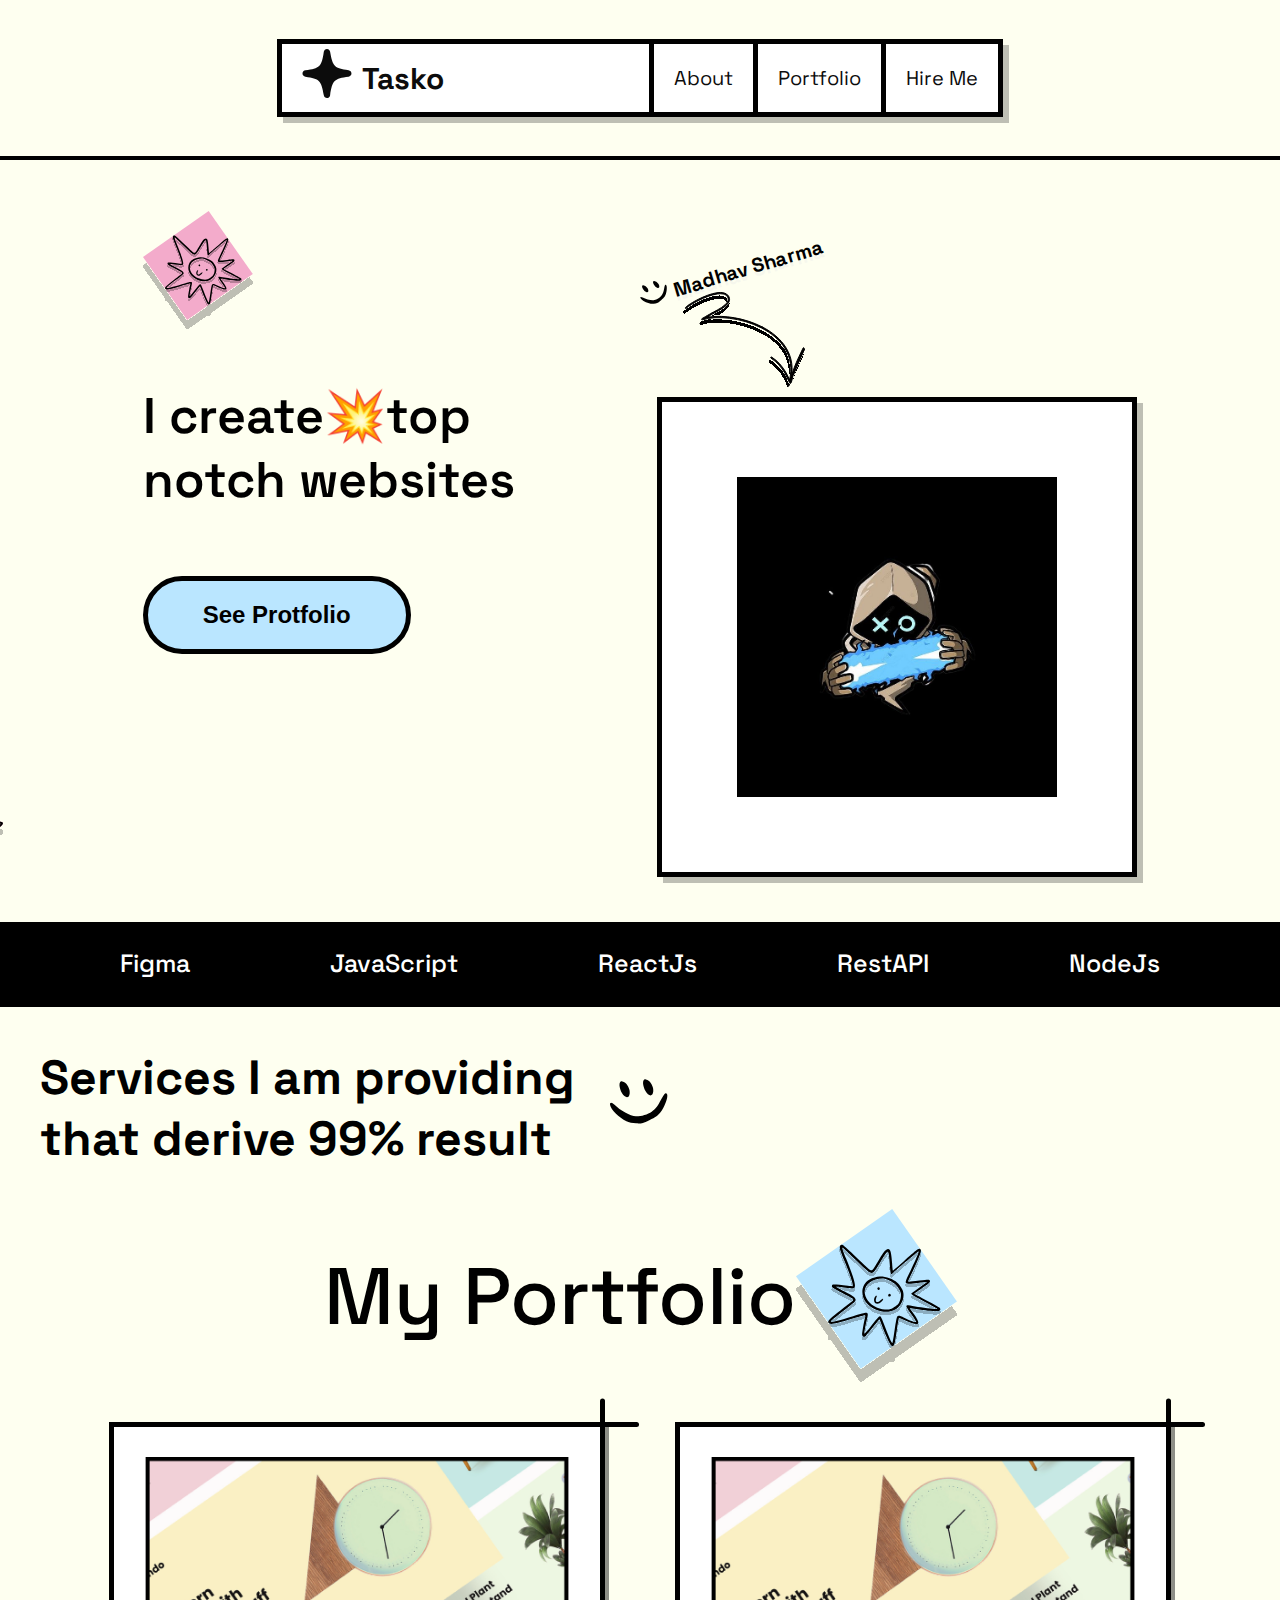
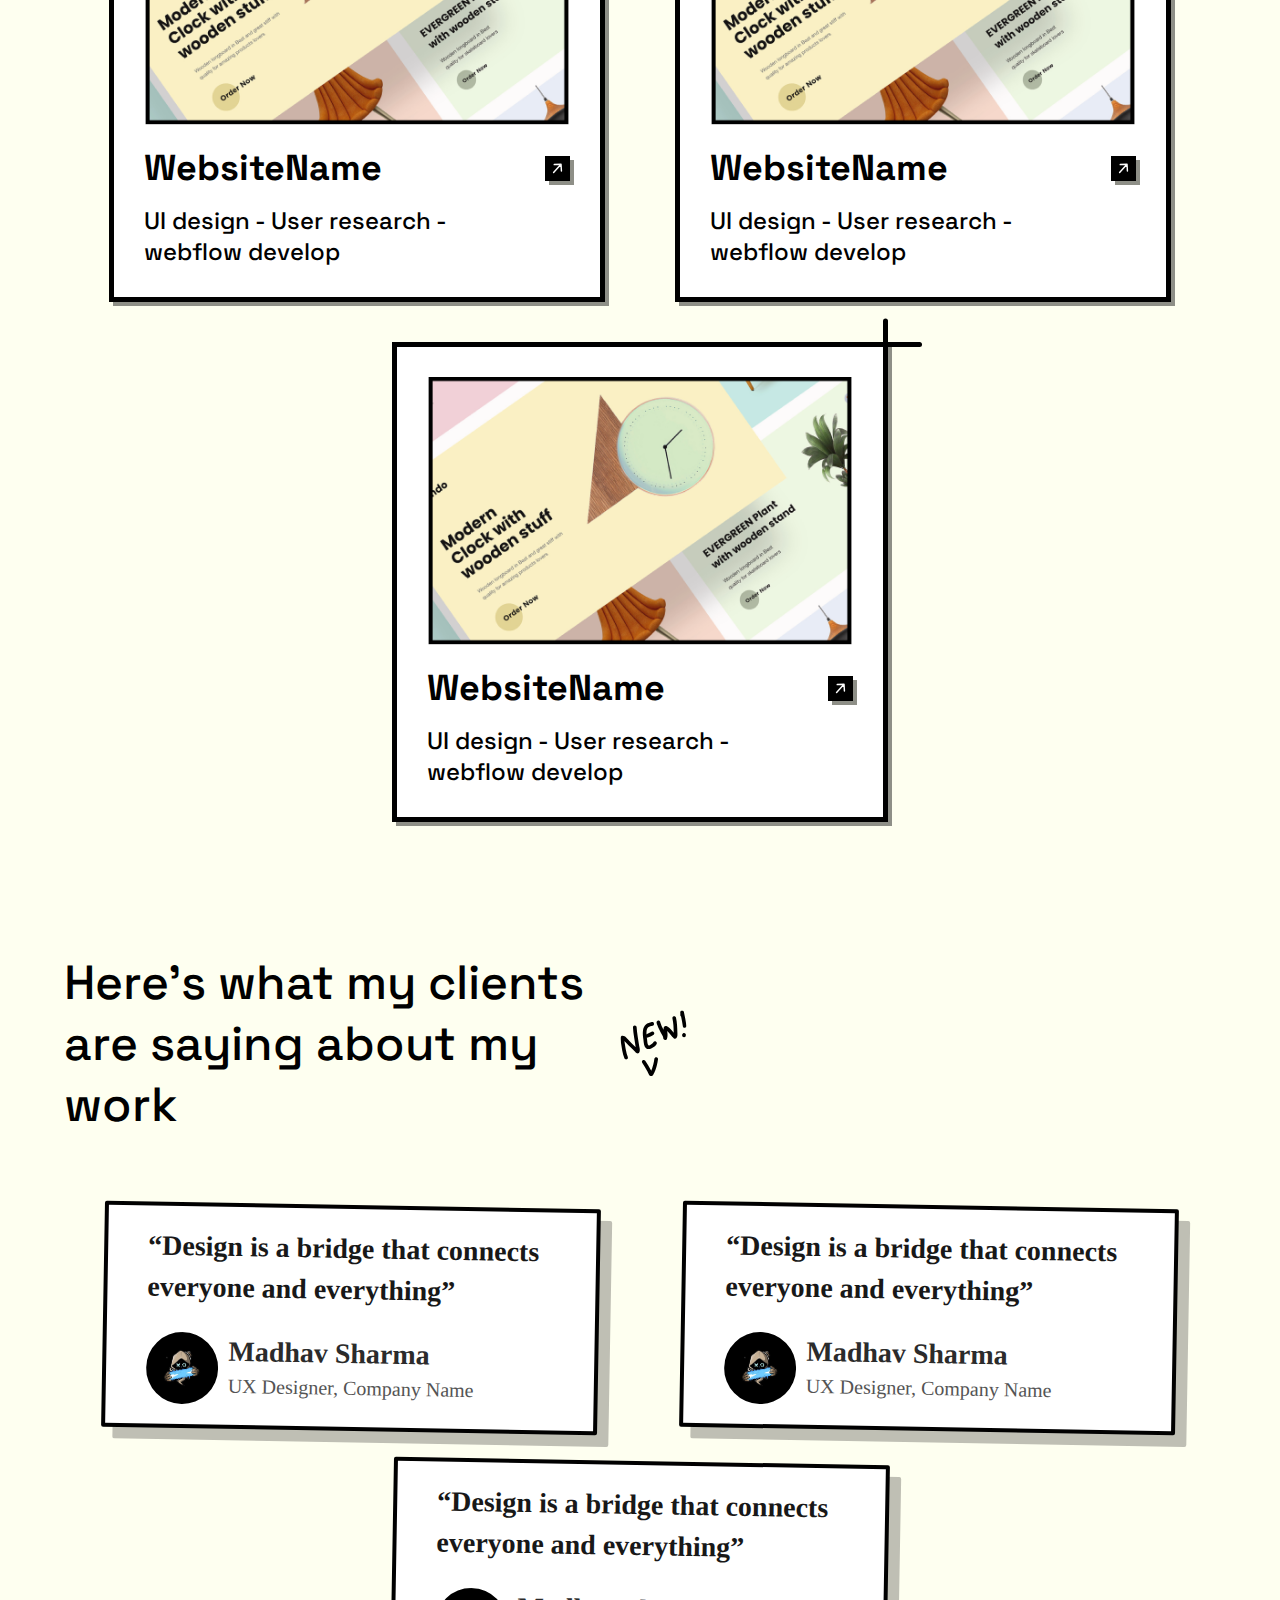
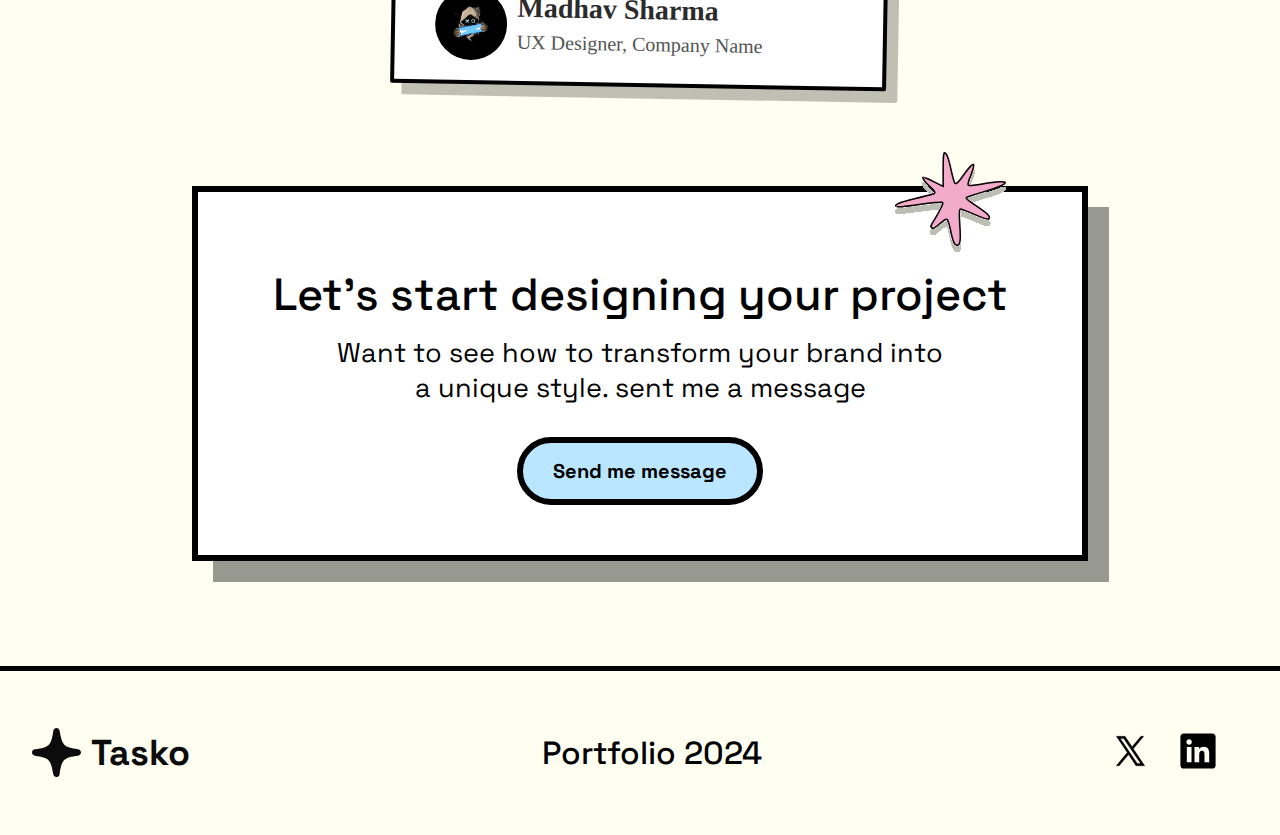
<file: LandingPage/index.html>
<!DOCTYPE html>
<html lang="en">
  <head>
    <meta charset="UTF-8" />
    <meta name="viewport" content="width=device-width, initial-scale=1.0" />
    <title>Task Manager Landing Page</title>
    <link rel="stylesheet" href="./style.css" />
  </head>

  <body>
    <header class="header">
      <nav class="navigation">
        <ul class="nav-list">
          <li class="nav-item first">
            <div class="svg-container">
              <svg
                xmlns="http://www.w3.org/2000/svg"
                width="50"
                height="49"
                viewBox="0 0 50 49"
                fill="none"
              >
                <path
                  d="M24.9778 49C26.5743 49 27.8824 47.825 28.1041 46.162C30.299 31.3511 32.3167 29.2892 46.5513 27.6707C48.1918 27.4711 49.4557 26.0965 49.4557 24.5001C49.4557 22.8814 48.2141 21.5512 46.5733 21.3073C32.4276 19.334 30.6761 17.6045 28.1041 2.81596C27.8158 1.17521 26.552 0 24.9778 0C23.3594 0 22.0732 1.17521 21.8073 2.83801C19.6566 17.6268 17.639 19.6888 3.42667 21.3073C1.74159 21.5291 0.5 22.8594 0.5 24.5001C0.5 26.0965 1.69726 27.4268 3.38234 27.6707C17.5501 29.6883 19.2795 31.3955 21.8073 46.1843C22.1398 47.8471 23.4257 49 24.9778 49Z"
                  fill="#0C0C0C"
                />
              </svg>
            </div>
            Tasko
          </li>
          <li class="nav-item">About</li>
          <li class="nav-item">Portfolio</li>
          <li class="nav-item">Hire Me</li>
        </ul>
      </nav>
    </header>

    <main class="mainPart">
      <div class="myText">
        <div class="myText-svg">
          <svg
            xmlns="http://www.w3.org/2000/svg"
            width="205"
            height="220"
            viewBox="0 0 205 220"
            fill="none"
          >
            <g filter="url(#filter0_d_1_922)">
              <rect
                width="143.482"
                height="149.353"
                transform="translate(122.359 0.121704) rotate(55.0113)"
                fill="#F3ABCB"
              />
              <g filter="url(#filter1_d_1_922)">
                <path
                  d="M155.926 51.0766C153.862 51.7058 153.901 51.6784 136.474 67.1379C129.414 73.3607 123.44 78.4735 123.241 78.4383C123.042 78.4031 122.565 74.3103 122.241 69.3535C121.577 59.9169 120.643 54.3386 119.533 52.6694C118.219 50.7929 116.601 50.6443 114.451 52.1492C112.184 53.7361 110.761 55.7805 104.028 67.1321C98.5083 76.4706 97.0814 78.343 95.725 78.0693C93.9698 77.7252 90.9717 75.1059 76.2509 61.0636C68.2416 53.4483 60.889 46.7711 59.8844 46.2511C56.6126 44.4059 54.8573 46.974 56.1196 51.8566C56.4948 53.2248 59.0549 59.8782 61.8026 66.6332C69.4399 85.2839 73.2857 97.2694 71.9175 98.227C71.6047 98.4459 68.9661 98.2542 65.9913 97.8319C55.3001 96.2872 48.2833 95.6652 47.0363 96.1303C46.0785 96.5095 45.7697 96.9004 45.6875 97.948C45.5936 99.0621 45.8125 99.3748 47.3096 100.598C48.2791 101.318 53.99 104.484 59.9903 107.565C65.9906 110.646 71.299 113.57 71.7993 114.035C73.312 115.365 73.0149 116.271 70.6224 118.179C69.4262 119.133 63.2339 123.933 56.8462 128.87C41.9128 140.486 39.8174 142.652 41.377 144.88C43.1829 147.46 48.5775 146.597 70.0348 140.14C79.1861 137.404 87.0787 135.2 87.5439 135.282C88.2475 135.372 88.2866 135.927 87.7665 138.097C86.398 143.714 83.8836 158.346 84.0477 159.745C84.4658 163.005 86.4907 163.568 89.1099 161.153C89.8996 160.367 93.9966 155.403 98.2696 150.024C102.503 144.673 106.057 140.263 106.19 140.287C106.323 140.31 107.405 143.105 108.566 146.428C111.408 154.399 116.731 166.748 119.194 170.849C120.957 173.867 121.242 174.191 122.45 174.336C125.237 174.657 125.577 173.312 128.494 152.516C129.554 144.96 130.696 138.686 130.985 138.6C131.275 138.514 134.253 139.69 137.545 141.231C145.812 145.054 151.187 146.825 153.415 146.431C155.182 146.126 155.26 146.071 155.495 144.742C155.863 142.854 152.951 137.612 148.272 131.509C146.267 128.894 144.625 126.549 144.699 126.322C144.707 126.083 148.342 126.451 152.701 127.186C165.362 129.216 176.839 130.385 180.416 129.92C183.215 129.592 184.353 127.806 183.012 125.89C182.438 125.069 173.189 120.01 159.996 113.227C154.719 110.514 150.404 108.176 150.372 107.965C150.341 107.754 154.418 104.842 159.387 101.539C169.688 94.6207 171.267 93.0493 170.204 91.1142C169.43 89.6757 168.809 89.703 156.941 91.1369C146.71 92.4146 142.919 92.7389 142.618 92.3088C142.508 92.1525 143.134 90.5498 144.017 88.65C144.889 86.8167 146.859 82.6419 148.427 79.3896C153.279 69.1794 157.826 58.3671 158.502 55.5057C159.038 53.4417 159.003 52.4762 158.428 51.6553C157.772 50.717 157.373 50.6466 155.926 51.0766ZM154.726 58.2653C152.736 63.3275 146.508 77.0636 142.95 84.2131C139.948 90.1587 139.033 93.0123 139.826 94.1459C140.757 95.4751 145.377 95.5027 154.892 94.2015C160.185 93.5256 165.017 92.9395 165.626 92.9786C166.58 93.0099 166.596 93.1155 165.4 94.0692C164.684 94.6282 160.138 97.8686 155.318 101.3L146.522 107.457L147.143 108.594C147.612 109.431 152.119 112.042 163.44 117.981C172.067 122.485 179.263 126.359 179.427 126.594C179.592 126.828 179.611 127.106 179.455 127.215C178.712 127.735 160.848 125.678 151.638 124.086C146.056 123.101 141.302 122.467 140.99 122.686C139.66 123.617 140.118 124.52 146.685 133.902C150.269 139.023 153.095 143.393 152.982 143.647C152.544 144.769 146.633 142.732 137.478 138.307C131.99 135.625 130.063 135.285 128.722 136.864C128.128 137.513 127.053 143.216 125.418 154.028C124.124 162.914 122.888 170.302 122.692 170.439C121.793 171.068 119.077 165.106 113.296 150.107C107.726 135.659 107.644 135.541 105.064 137.347C104.361 137.84 101.64 141.025 99.0556 144.407C92.5387 152.987 87.394 159.034 87.0656 158.565C86.6552 157.978 87.7619 151.321 89.6778 142.991C91.6797 134.368 91.7189 133.175 90.3664 132.491C88.8536 131.745 86.3244 132.292 72.5212 136.536C53.7221 142.297 45.0985 144.372 44.305 143.239C43.7851 142.496 47.0455 139.748 63.0226 127.459C70.0358 122.084 74.856 118.07 75.2899 117.358C77.0492 114.38 74.3247 111.569 65.2324 106.983C55.4835 102.041 50.8592 99.5119 50.9295 99.1132C50.9726 98.6754 53.4001 98.8983 63.0555 100.294C71.4482 101.468 73.7897 101.401 74.5247 99.955C76.1706 96.648 73.4895 87.5749 63.7104 63.2012C59.8253 53.5729 58.5903 49.8943 59.0985 49.5386C59.5285 49.2377 59.6106 49.3549 74.304 63.3581C88.7278 77.1424 91.1864 79.3238 93.7859 80.7078C97.6714 82.7642 99.2273 81.3257 107.019 68.2425C112.985 58.1261 115.33 54.737 116.437 54.4869C117.66 54.1547 118.371 58.0834 119.242 70.229C119.988 80.9477 120.368 83.0704 121.411 82.9805C121.65 82.9884 122.69 82.1441 123.726 81.1278C127.314 77.6841 153.784 55.2552 155.469 54.2507C156.345 53.7543 156.262 54.2195 154.726 58.2653Z"
                  fill="black"
                />
              </g>
              <g filter="url(#filter2_d_1_922)">
                <path
                  d="M128.819 93.813C123.378 89.1179 113.985 85.8494 106.577 86.0835C102.848 86.2475 97.2969 87.803 93.5832 89.8198C83.1065 95.4053 81.2332 109.705 89.7037 119.56C98.3226 129.544 114.873 133.802 124.936 128.623C133.008 124.429 137.86 115.384 136.527 106.823C136.062 103.829 135.672 102.937 133.463 99.5323C131.845 97.0539 130.156 94.9741 128.819 93.813ZM133.334 107.253C133.861 110.669 132.954 115.614 131.136 118.925C129.748 121.353 129.244 121.88 125.53 124.48C121.777 127.106 121.148 127.372 118.286 127.861C114.659 128.419 107.951 127.407 103.342 125.565C87.1784 119.114 81.9647 101.679 93.6924 93.4709C98.7744 89.914 107.292 87.8544 112.742 88.8163C115.627 89.3598 122.925 93.0465 125.891 95.4547C129.062 98.0701 132.837 104.047 133.334 107.253Z"
                  fill="black"
                />
              </g>
              <path
                d="M119.533 108.175C118.74 107.623 117.102 108.944 117.219 110.027C117.45 112.021 120.217 112.064 120.569 110.07C120.722 109.207 120.46 108.749 119.533 108.175Z"
                fill="black"
              />
              <path
                d="M105.059 99.7263C103.663 100.062 103.092 101.161 103.714 102.298C104.406 103.62 106.161 103.381 106.552 101.943C106.857 100.797 105.954 99.5074 105.059 99.7263Z"
                fill="black"
              />
              <path
                d="M107.615 116.109C105.16 118.177 104.558 118.482 103.339 118.403C102.119 118.325 101.849 118.106 101.56 117.027C101.294 115.816 101.767 113.329 102.663 111.363C103.003 110.601 102.921 110.484 102.178 110.421C100.865 110.292 99.1287 113.72 99.2615 116.073C99.4684 119.947 102.514 121.718 106.063 120.049C107.752 119.217 110.352 116.524 110.758 115.191C111.212 113.592 110.344 113.85 107.615 116.109Z"
                fill="black"
              />
            </g>
            <defs>
              <filter
                id="filter0_d_1_922"
                x="0"
                y="0.121704"
                width="204.634"
                height="219.191"
                filterUnits="userSpaceOnUse"
                color-interpolation-filters="sRGB"
              >
                <feFlood flood-opacity="0" result="BackgroundImageFix" />
                <feColorMatrix
                  in="SourceAlpha"
                  type="matrix"
                  values="0 0 0 0 0 0 0 0 0 0 0 0 0 0 0 0 0 0 127 0"
                  result="hardAlpha"
                />
                <feOffset dy="16" />
                <feComposite in2="hardAlpha" operator="out" />
                <feColorMatrix
                  type="matrix"
                  values="0 0 0 0 0 0 0 0 0 0 0 0 0 0 0 0 0 0 0.25 0"
                />
                <feBlend
                  mode="normal"
                  in2="BackgroundImageFix"
                  result="effect1_dropShadow_1_922"
                />
                <feBlend
                  mode="normal"
                  in="SourceGraphic"
                  in2="effect1_dropShadow_1_922"
                  result="shape"
                />
              </filter>
              <filter
                id="filter1_d_1_922"
                x="40.9432"
                y="45.6517"
                width="142.63"
                height="132.721"
                filterUnits="userSpaceOnUse"
                color-interpolation-filters="sRGB"
              >
                <feFlood flood-opacity="0" result="BackgroundImageFix" />
                <feColorMatrix
                  in="SourceAlpha"
                  type="matrix"
                  values="0 0 0 0 0 0 0 0 0 0 0 0 0 0 0 0 0 0 127 0"
                  result="hardAlpha"
                />
                <feOffset dy="4" />
                <feComposite in2="hardAlpha" operator="out" />
                <feColorMatrix
                  type="matrix"
                  values="0 0 0 0 0 0 0 0 0 0 0 0 0 0 0 0 0 0 0.25 0"
                />
                <feBlend
                  mode="normal"
                  in2="BackgroundImageFix"
                  result="effect1_dropShadow_1_922"
                />
                <feBlend
                  mode="normal"
                  in="SourceGraphic"
                  in2="effect1_dropShadow_1_922"
                  result="shape"
                />
              </filter>
              <filter
                id="filter2_d_1_922"
                x="84.3752"
                y="86.0717"
                width="52.3713"
                height="48.7668"
                filterUnits="userSpaceOnUse"
                color-interpolation-filters="sRGB"
              >
                <feFlood flood-opacity="0" result="BackgroundImageFix" />
                <feColorMatrix
                  in="SourceAlpha"
                  type="matrix"
                  values="0 0 0 0 0 0 0 0 0 0 0 0 0 0 0 0 0 0 127 0"
                  result="hardAlpha"
                />
                <feOffset dy="4" />
                <feComposite in2="hardAlpha" operator="out" />
                <feColorMatrix
                  type="matrix"
                  values="0 0 0 0 0 0 0 0 0 0 0 0 0 0 0 0 0 0 0.25 0"
                />
                <feBlend
                  mode="normal"
                  in2="BackgroundImageFix"
                  result="effect1_dropShadow_1_922"
                />
                <feBlend
                  mode="normal"
                  in="SourceGraphic"
                  in2="effect1_dropShadow_1_922"
                  result="shape"
                />
              </filter>
            </defs>
          </svg>
        </div>

        <div class="myText-text">
          <p>I create💥top</p>
          <p>notch websites</p>
        </div>

        <div class="myText-btn">
          <button>See Protfolio</button>
        </div>

        <div class="myText-svg2">
          <img src="./images/commom.svg" alt="svg" />
        </div>
      </div>

      <div class="myImg">
        <div class="myImgText">
          <div class="my-Img-Text-Name">
            <svg
              xmlns="http://www.w3.org/2000/svg"
              width="37"
              height="35"
              viewBox="0 0 37 35"
              fill="none"
            >
              <path
                d="M19.5479 4.4031C18.6713 5.80238 19.9271 9.81219 21.7001 11.2897C23.0602 12.3947 24.0665 11.888 24.3315 9.94798C24.6359 7.90326 23.1377 5.00064 21.4323 4.27109C20.1328 3.70088 19.9764 3.72964 19.5479 4.4031Z"
                fill="black"
              />
              <path
                d="M7.84038 5.33376C6.96374 6.73304 8.21957 10.7429 9.99262 12.2204C11.3527 13.3254 12.359 12.8186 12.624 10.8786C12.9284 8.83392 11.4302 5.9313 9.72476 5.20175C8.42528 4.63154 8.26883 4.66031 7.84038 5.33376Z"
                fill="black"
              />
              <path
                d="M2.88193 16.7075C3.24136 18.9226 7.35405 23.0018 11.0101 24.7375C12.1376 25.3003 14.0826 25.7031 15.8021 25.7769C18.5025 25.8751 18.8859 25.7851 22.3741 24.1786C25.7215 22.637 26.2387 22.2689 27.844 20.4042C29.889 17.9907 31.8424 12.8058 31.2223 11.3601C30.6796 10.095 29.8918 10.7176 28.3133 13.8252C26.5656 17.2272 25.5918 18.4981 23.558 19.9541C21.6144 21.3254 17.9796 22.3934 15.6935 22.2776C12.9776 22.1433 7.87127 19.3874 5.0947 16.5541C3.68105 15.1275 2.64514 15.1717 2.88193 16.7075Z"
                fill="black"
              />
            </svg>
            <p>Madhav Sharma</p>
          </div>

          <div class="myImgText-svg">
            <svg
              xmlns="http://www.w3.org/2000/svg"
              width="185"
              height="184"
              viewBox="0 0 185 184"
              fill="none"
            >
              <g clip-path="url(#clip0_1_973)">
                <g filter="url(#filter0_d_1_973)">
                  <path
                    d="M51.9138 75.0781L52.2368 76.0056C66.9188 73.8445 87.8175 77.0024 104.94 85.7571L105.167 85.3119L104.94 85.7571C115.093 90.9483 123.878 98.0698 129.307 107.133C134.728 116.183 136.825 127.202 133.557 140.252L133.556 140.253C133.471 140.594 133.124 140.804 132.781 140.719C132.439 140.633 132.229 140.284 132.315 139.94C135.495 127.239 133.424 116.475 128.077 107.628C122.738 98.7955 114.155 91.9077 104.355 86.8975C94.4663 81.8418 83.3059 78.6636 72.8543 77.3307C62.4102 75.9987 52.631 76.5039 45.5166 78.8547L45.5163 78.8548C45.1728 78.9685 44.9815 78.8908 44.8697 78.8153C44.7325 78.7228 44.6553 78.5884 44.6358 78.5491L44.6355 78.5485C44.6018 78.4812 44.5532 78.3621 44.5546 78.2271C44.5558 78.113 44.5916 77.9477 44.7997 77.7557L44.7996 77.7558C44.7996 77.7558 44.807 77.7493 44.826 77.7351C44.8458 77.7201 44.8726 77.7009 44.9072 77.6771C44.9765 77.6293 45.0686 77.569 45.1828 77.4967C45.4109 77.3522 45.715 77.1674 46.0755 76.9528C46.7958 76.524 47.7296 75.9833 48.7043 75.4234C49.3602 75.0467 50.0353 74.6607 50.6754 74.2949C51.9317 73.5768 53.0527 72.936 53.6272 72.5935C54.2999 72.1928 55.2599 71.6926 56.4078 71.0966L56.516 71.0404C57.6326 70.4607 58.9095 69.7978 60.2331 69.0653C62.96 67.5564 65.919 65.7345 68.1245 63.6985C69.3717 62.5484 70.4335 61.2944 70.9432 59.9495C71.4659 58.5704 71.3976 57.1185 70.4311 55.6617C69.4559 54.1905 67.9637 53.3674 66.1886 52.9926C64.4232 52.6198 62.3509 52.6832 60.1488 52.9982L60.1487 52.9982C54.5056 53.8062 47.8034 56.4305 42.0324 59.3212C36.2692 62.208 31.3546 65.4011 29.3089 67.39L29.3086 67.3903C29.0544 67.6378 28.6497 67.6314 28.4041 67.3791L28.404 67.379C28.1571 67.1254 28.1622 66.7208 28.4171 66.4724C30.4324 64.5121 35.4345 61.2352 41.4129 58.2326C47.3836 55.2339 54.2482 52.5495 59.9667 51.7309C65.3058 50.9666 69.477 51.9043 71.4982 54.9524C72.622 56.6471 72.798 58.2953 72.3181 59.8887C71.8305 61.5076 70.6526 63.1095 68.9924 64.6405L68.9923 64.6406C66.8183 66.6468 63.8698 68.481 61.0874 70.0331C59.7227 70.7943 58.4058 71.4835 57.247 72.0899L57.1873 72.1211C56.0205 72.7318 55.0061 73.2633 54.2849 73.6933C53.8219 73.9679 52.9408 74.4842 51.9138 75.0781Z"
                    fill="black"
                    stroke="black"
                  />
                  <path
                    d="M133.235 140.243L132.633 138.958C132.372 138.402 132.117 137.848 131.863 137.295C130.995 135.409 130.138 133.547 129.118 131.749L129.118 131.749C125.605 125.551 120.648 119.868 114.645 116.04C114.344 115.85 113.949 115.939 113.758 116.235C113.568 116.536 113.657 116.931 113.954 117.121C119.813 120.852 124.607 126.389 128.003 132.38L128.003 132.381C129.031 134.197 129.905 136.098 130.769 137.979C131.191 138.899 131.612 139.813 132.047 140.711C132.062 140.741 132.097 140.818 132.144 140.919C132.215 141.072 132.313 141.283 132.406 141.476C132.489 141.649 132.574 141.821 132.648 141.961C132.686 142.031 132.718 142.09 132.745 142.136C132.77 142.178 132.783 142.196 132.786 142.201C132.787 142.201 132.787 142.202 132.787 142.201L132.789 142.204C132.931 142.378 133.067 142.437 133.17 142.459C133.284 142.483 133.392 142.469 133.468 142.45L133.474 142.449L133.474 142.449C133.589 142.423 133.725 142.365 133.863 142.224C133.963 142.119 134.182 141.779 134.385 141.18L134.386 141.178C134.721 140.199 135.123 138.485 135.475 136.889C135.582 136.404 135.685 135.927 135.78 135.487C135.991 134.512 136.162 133.72 136.249 133.429C136.249 133.429 136.249 133.429 136.249 133.429L136.728 133.573C139.15 125.53 142.613 118.34 146.202 110.887C146.686 109.883 147.171 108.876 147.656 107.86L133.235 140.243ZM133.235 140.243L133.571 138.864C134.112 136.644 134.863 133.589 135.024 133.06L135.025 133.058C137.478 124.906 140.987 117.617 144.646 110.013C145.113 109.045 145.581 108.071 146.051 107.09C146.204 106.77 146.586 106.636 146.903 106.788C147.22 106.94 147.357 107.324 147.205 107.645L133.235 140.243Z"
                    fill="black"
                    stroke="black"
                  />
                </g>
              </g>
              <defs>
                <filter
                  id="filter0_d_1_973"
                  x="26.7224"
                  y="50.9785"
                  width="121.045"
                  height="95.993"
                  filterUnits="userSpaceOnUse"
                  color-interpolation-filters="sRGB"
                >
                  <feFlood flood-opacity="0" result="BackgroundImageFix" />
                  <feColorMatrix
                    in="SourceAlpha"
                    type="matrix"
                    values="0 0 0 0 0 0 0 0 0 0 0 0 0 0 0 0 0 0 127 0"
                    result="hardAlpha"
                  />
                  <feOffset dx="-1" dy="4" />
                  <feComposite in2="hardAlpha" operator="out" />
                  <feColorMatrix
                    type="matrix"
                    values="0 0 0 0 0 0 0 0 0 0 0 0 0 0 0 0 0 0 1 0"
                  />
                  <feBlend
                    mode="normal"
                    in2="BackgroundImageFix"
                    result="effect1_dropShadow_1_973"
                  />
                  <feBlend
                    mode="normal"
                    in="SourceGraphic"
                    in2="effect1_dropShadow_1_973"
                    result="shape"
                  />
                </filter>
                <clipPath id="clip0_1_973">
                  <rect
                    width="130"
                    height="130"
                    fill="white"
                    transform="translate(88.916) rotate(42.6258)"
                  />
                </clipPath>
              </defs>
            </svg>
          </div>
        </div>
        <div class="recCon">
          <div class="rec2Con">
            <img src="./images/myImage.jpg" alt="my image" />
          </div>
        </div>
      </div>
    </main>

    <nav class="skills">
      <ul class="skills-list">
        <li class="skills-item">Figma</li>
        <li class="skills-item">JavaScript</li>
        <li class="skills-item">ReactJs</li>
        <li class="skills-item">RestAPI</li>
        <li class="skills-item">NodeJs</li>
      </ul>
    </nav>

    <div class="services">
      <div class="service-text">
        <p>Services I am providing</p>
        <p>that derive 99% result</p>
      </div>

      <div class="service-img">
        <svg
          xmlns="http://www.w3.org/2000/svg"
          width="73"
          height="69"
          viewBox="0 0 73 69"
          fill="none"
        >
          <path
            d="M38.6181 8.36637C36.8542 11.1818 39.3811 19.2499 42.9486 22.2228C45.6852 24.4461 47.71 23.4265 48.2431 19.5231C48.8556 15.409 45.841 9.56867 42.4096 8.10076C39.795 6.95345 39.4802 7.01133 38.6181 8.36637Z"
            fill="black"
          />
          <path
            d="M15.0585 10.239C13.2947 13.0544 15.8215 21.1225 19.389 24.0953C22.1256 26.3187 24.1504 25.2991 24.6835 21.3957C25.296 17.2816 22.2814 11.4413 18.8501 9.97335C16.2354 8.82604 15.9206 8.88392 15.0585 10.239Z"
            fill="black"
          />
          <path
            d="M5.08328 33.1238C5.80646 37.5808 14.0815 45.7884 21.4377 49.2808C23.7064 50.4133 27.6199 51.2237 31.0796 51.3722C36.5131 51.5697 37.2844 51.3886 44.3031 48.1562C51.0382 45.0543 52.0789 44.3137 55.3089 40.5618C59.4237 35.7056 63.354 25.2734 62.1062 22.3644C61.0144 19.819 59.4292 21.0716 56.2531 27.3244C52.7367 34.1694 50.7772 36.7266 46.6851 39.6563C42.7745 42.4153 35.4609 44.5643 30.8612 44.3312C25.3965 44.061 15.1222 38.516 9.53555 32.8151C6.69117 29.9447 4.60683 30.0337 5.08328 33.1238Z"
            fill="black"
          />
        </svg>
      </div>
    </div>

    <main class="myPort">
      <div class="heading">
        <h2>My Portfolio</h2>
        <svg
          class="heading-img"
          xmlns="http://www.w3.org/2000/svg"
          width="161"
          height="173"
          viewBox="0 0 161 173"
          fill="none"
        >
          <g filter="url(#filter0_d_1_1120)">
            <rect
              width="112.826"
              height="117.442"
              transform="translate(96.2168) rotate(55.0113)"
              fill="#BAE6FF"
            />
            <g filter="url(#filter1_d_1_1120)">
              <path
                d="M122.612 40.068C120.988 40.5628 121.019 40.5413 107.315 52.6977C101.763 57.591 97.0664 61.6114 96.9096 61.5837C96.7528 61.556 96.378 58.3376 96.1231 54.4399C95.601 47.0196 94.8666 42.6331 93.9936 41.3205C92.9609 39.845 91.6883 39.7281 89.9976 40.9115C88.2147 42.1594 87.0957 43.7669 81.802 52.6932C77.4613 60.0364 76.3392 61.5087 75.2726 61.2935C73.8924 61.0229 71.5349 58.9633 59.9593 47.9213C53.6613 41.933 47.8796 36.6825 47.0897 36.2736C44.5169 34.8226 43.1366 36.842 44.1293 40.6814C44.4243 41.7572 46.4374 46.9891 48.598 52.3009C54.6035 66.9667 57.6277 76.3914 56.5518 77.1444C56.3059 77.3165 54.231 77.1658 51.8918 76.8337C43.4848 75.619 37.9672 75.1299 36.9867 75.4957C36.2335 75.7938 35.9907 76.1012 35.9261 76.925C35.8523 77.801 36.0244 78.0469 37.2016 79.0091C37.9639 79.5748 42.4547 82.0649 47.173 84.4874C51.8912 86.9098 56.0654 89.2093 56.4588 89.5752C57.6484 90.6203 57.4147 91.3335 55.5334 92.8334C54.5928 93.5834 49.7235 97.3578 44.7006 101.24C32.9579 110.375 31.3102 112.078 32.5366 113.83C33.9566 115.859 38.1986 115.179 55.0714 110.102C62.2674 107.951 68.4737 106.218 68.8395 106.282C69.3928 106.353 69.4235 106.79 69.0145 108.496C67.9384 112.913 65.9613 124.418 66.0903 125.519C66.4191 128.082 68.0113 128.525 70.0709 126.625C70.6919 126.008 73.9135 122.104 77.2735 117.874C80.6028 113.667 83.3971 110.199 83.5016 110.218C83.6061 110.236 84.4575 112.434 85.3703 115.047C87.6046 121.315 91.7907 131.025 93.727 134.25C95.1132 136.623 95.3376 136.878 96.2874 136.992C98.4791 137.244 98.7466 136.187 101.041 119.834C101.874 113.892 102.772 108.959 102.999 108.891C103.227 108.823 105.569 109.749 108.157 110.96C114.658 113.967 118.885 115.359 120.637 115.049C122.026 114.809 122.088 114.766 122.272 113.721C122.561 112.236 120.271 108.114 116.592 103.316C115.016 101.259 113.725 99.4148 113.783 99.2366C113.789 99.0491 116.648 99.3382 120.075 99.9162C130.031 101.512 139.056 102.432 141.869 102.066C144.07 101.808 144.964 100.403 143.91 98.8971C143.458 98.2515 136.186 94.2735 125.812 88.9398C121.662 86.8063 118.269 84.9679 118.244 84.8019C118.219 84.6359 121.426 82.346 125.333 79.7489C133.433 74.3086 134.675 73.0729 133.839 71.5513C133.23 70.4201 132.741 70.4416 123.409 71.5692C115.365 72.5738 112.383 72.8288 112.146 72.4907C112.06 72.3677 112.552 71.1074 113.247 69.6136C113.932 68.172 115.482 64.8892 116.715 62.3318C120.53 54.303 124.105 45.8009 124.637 43.5508C125.058 41.9279 125.031 41.1686 124.579 40.5231C124.062 39.7853 123.749 39.73 122.612 40.068ZM121.668 45.7208C120.103 49.7014 115.205 60.5027 112.408 66.1247C110.047 70.7999 109.327 73.0438 109.951 73.9353C110.683 74.9804 114.316 75.0022 121.798 73.979C125.96 73.4474 129.759 72.9866 130.239 73.0173C130.989 73.042 131.001 73.125 130.061 73.8749C129.498 74.3145 125.923 76.8625 122.133 79.5612L115.216 84.4021L115.705 85.2966C116.074 85.9545 119.618 88.008 128.52 92.6778C135.303 96.2192 140.962 99.2658 141.091 99.4502C141.22 99.6347 141.236 99.8529 141.113 99.939C140.529 100.348 126.481 98.7301 119.239 97.4786C114.85 96.7037 111.112 96.2056 110.866 96.3777C109.821 97.1092 110.181 97.8193 115.344 105.197C118.163 109.224 120.385 112.661 120.296 112.86C119.951 113.743 115.304 112.141 108.105 108.661C103.789 106.552 102.274 106.284 101.22 107.526C100.752 108.036 99.9068 112.521 98.6214 121.023C97.6035 128.01 96.6319 133.82 96.4782 133.927C95.7711 134.422 93.6351 129.734 89.0895 117.94C84.7099 106.578 84.6453 106.486 82.6165 107.906C82.0632 108.293 79.9236 110.799 77.8916 113.457C72.7671 120.204 68.7216 124.959 68.4634 124.59C68.1407 124.129 69.0109 118.894 70.5174 112.344C72.0917 105.563 72.1225 104.626 71.0589 104.088C69.8694 103.501 67.8805 103.931 57.0265 107.268C42.244 111.798 35.4629 113.43 34.839 112.539C34.4302 111.955 36.9939 109.794 49.5574 100.13C55.0722 95.9042 58.8624 92.7475 59.2037 92.1881C60.587 89.8459 58.4447 87.6356 51.2951 84.0296C43.629 80.1438 39.9927 78.1548 40.0481 77.8412C40.0819 77.4969 41.9908 77.6723 49.5832 78.7701C56.1828 79.6926 58.024 79.6405 58.602 78.5032C59.8962 75.9027 57.788 68.7682 50.0982 49.6021C47.0432 42.031 46.072 39.1384 46.4717 38.8587C46.8098 38.622 46.8743 38.7142 58.4284 49.7255C69.7704 60.5647 71.7038 62.28 73.7478 63.3683C76.8032 64.9853 78.0266 63.8542 84.1535 53.5663C88.8447 45.6114 90.6891 42.9464 91.5591 42.7497C92.5212 42.4885 93.0805 45.5778 93.7654 55.1284C94.352 63.557 94.6501 65.2261 95.4708 65.1554C95.6583 65.1616 96.476 64.4977 97.2906 63.6985C100.113 60.9906 120.927 43.3539 122.252 42.564C122.94 42.1737 122.876 42.5394 121.668 45.7208Z"
                fill="black"
              />
            </g>
            <g filter="url(#filter2_d_1_1120)">
              <path
                d="M101.296 73.6734C97.0175 69.9814 89.6312 67.4112 83.8062 67.5953C80.8737 67.7243 76.5087 68.9474 73.5884 70.5334C65.3502 74.9255 63.8772 86.1696 70.5378 93.9192C77.3152 101.77 90.3298 105.119 98.2422 101.046C104.59 97.7482 108.405 90.6354 107.357 83.9036C106.992 81.549 106.684 80.8481 104.948 78.1707C103.675 76.2218 102.347 74.5864 101.296 73.6734ZM104.846 84.2416C105.261 86.9282 104.547 90.8166 103.118 93.4201C102.027 95.3289 101.63 95.7438 98.7097 97.7878C95.7586 99.8533 95.2637 100.062 93.0136 100.446C90.161 100.886 84.8863 100.089 81.2623 98.6413C68.5521 93.5687 64.4523 79.859 73.6743 73.4044C77.6705 70.6074 84.3686 68.9878 88.6535 69.7442C90.922 70.1716 96.6608 73.0706 98.9938 74.9643C101.487 77.0208 104.456 81.721 104.846 84.2416Z"
                fill="black"
              />
            </g>
            <path
              d="M93.995 84.9665C93.371 84.533 92.083 85.5719 92.1752 86.4234C92.3564 87.9911 94.5327 88.025 94.8095 86.4574C94.9294 85.7781 94.7235 85.4184 93.995 84.9665Z"
              fill="black"
            />
            <path
              d="M82.6126 78.3233C81.5152 78.5876 81.0663 79.4513 81.555 80.3458C82.099 81.3848 83.4792 81.1974 83.7867 80.0662C84.0265 79.1656 83.3165 78.1512 82.6126 78.3233Z"
              fill="black"
            />
            <path
              d="M84.6217 91.2058C82.6912 92.8317 82.2178 93.0715 81.2587 93.0099C80.2997 92.9484 80.0876 92.7763 79.8602 91.9279C79.6512 90.9749 80.0233 89.02 80.7273 87.4739C80.9947 86.8745 80.9302 86.7822 80.3462 86.733C79.3134 86.6315 77.9484 89.3272 78.0528 91.1777C78.2155 94.2239 80.61 95.6165 83.4012 94.3042C84.7291 93.6495 86.7734 91.5317 87.0931 90.4835C87.4498 89.2264 86.7673 89.4292 84.6217 91.2058Z"
              fill="black"
            />
          </g>
          <defs>
            <filter
              id="filter0_d_1_1120"
              x="0.000488281"
              y="0"
              width="160.912"
              height="172.359"
              filterUnits="userSpaceOnUse"
              color-interpolation-filters="sRGB"
            >
              <feFlood flood-opacity="0" result="BackgroundImageFix" />
              <feColorMatrix
                in="SourceAlpha"
                type="matrix"
                values="0 0 0 0 0 0 0 0 0 0 0 0 0 0 0 0 0 0 127 0"
                result="hardAlpha"
              />
              <feOffset dy="12.5815" />
              <feComposite in2="hardAlpha" operator="out" />
              <feColorMatrix
                type="matrix"
                values="0 0 0 0 0 0 0 0 0 0 0 0 0 0 0 0 0 0 0.25 0"
              />
              <feBlend
                mode="normal"
                in2="BackgroundImageFix"
                result="effect1_dropShadow_1_1120"
              />
              <feBlend
                mode="normal"
                in="SourceGraphic"
                in2="effect1_dropShadow_1_1120"
                result="shape"
              />
            </filter>
            <filter
              id="filter1_d_1_1120"
              x="32.1956"
              y="35.8022"
              width="112.156"
              height="104.364"
              filterUnits="userSpaceOnUse"
              color-interpolation-filters="sRGB"
            >
              <feFlood flood-opacity="0" result="BackgroundImageFix" />
              <feColorMatrix
                in="SourceAlpha"
                type="matrix"
                values="0 0 0 0 0 0 0 0 0 0 0 0 0 0 0 0 0 0 127 0"
                result="hardAlpha"
              />
              <feOffset dy="3.14537" />
              <feComposite in2="hardAlpha" operator="out" />
              <feColorMatrix
                type="matrix"
                values="0 0 0 0 0 0 0 0 0 0 0 0 0 0 0 0 0 0 0.25 0"
              />
              <feBlend
                mode="normal"
                in2="BackgroundImageFix"
                result="effect1_dropShadow_1_1120"
              />
              <feBlend
                mode="normal"
                in="SourceGraphic"
                in2="effect1_dropShadow_1_1120"
                result="shape"
              />
            </filter>
            <filter
              id="filter2_d_1_1120"
              x="66.3479"
              y="67.5861"
              width="41.1816"
              height="38.3473"
              filterUnits="userSpaceOnUse"
              color-interpolation-filters="sRGB"
            >
              <feFlood flood-opacity="0" result="BackgroundImageFix" />
              <feColorMatrix
                in="SourceAlpha"
                type="matrix"
                values="0 0 0 0 0 0 0 0 0 0 0 0 0 0 0 0 0 0 127 0"
                result="hardAlpha"
              />
              <feOffset dy="3.14537" />
              <feComposite in2="hardAlpha" operator="out" />
              <feColorMatrix
                type="matrix"
                values="0 0 0 0 0 0 0 0 0 0 0 0 0 0 0 0 0 0 0.25 0"
              />
              <feBlend
                mode="normal"
                in2="BackgroundImageFix"
                result="effect1_dropShadow_1_1120"
              />
              <feBlend
                mode="normal"
                in="SourceGraphic"
                in2="effect1_dropShadow_1_1120"
                result="shape"
              />
            </filter>
          </defs>
        </svg>
      </div>

      <ul class="portItem">
        <li class="portList">
          <div class="portImg">
            <img src="./images/Rectangle 6.png" alt="portImg" />
          </div>

          <div class="portName">
            <h3>WebsiteName</h3>
            <svg
              xmlns="http://www.w3.org/2000/svg"
              width="25"
              height="25"
              viewBox="0 0 25 25"
              fill="none"
            >
              <path
                d="M18.3751 5.31045L19.0486 16.6049M18.3751 5.31045L7.08066 5.98398M18.3751 5.31045L5.98405 19.2731"
                stroke="#FDFDFD"
                stroke-width="2.40017"
                stroke-linecap="round"
                stroke-linejoin="round"
              />
            </svg>
          </div>

          <div class="portInfo">
            <p>UI design - User research - webflow develop</p>
          </div>
        </li>

        <li class="portList">
          <div class="portImg">
            <img src="./images/Rectangle 6.png" alt="portImg" />
          </div>

          <div class="portName">
            <h3>WebsiteName</h3>
            <svg
              xmlns="http://www.w3.org/2000/svg"
              width="25"
              height="25"
              viewBox="0 0 25 25"
              fill="none"
            >
              <path
                d="M18.3751 5.31045L19.0486 16.6049M18.3751 5.31045L7.08066 5.98398M18.3751 5.31045L5.98405 19.2731"
                stroke="#FDFDFD"
                stroke-width="2.40017"
                stroke-linecap="round"
                stroke-linejoin="round"
              />
            </svg>
          </div>

          <div class="portInfo">
            <p>UI design - User research - webflow develop</p>
          </div>
        </li>

        <li class="portList">
          <div class="portImg">
            <img src="./images/Rectangle 6.png" alt="portImg" />
          </div>

          <div class="portName">
            <h3>WebsiteName</h3>
            <svg
              xmlns="http://www.w3.org/2000/svg"
              width="25"
              height="25"
              viewBox="0 0 25 25"
              fill="none"
            >
              <path
                d="M18.3751 5.31045L19.0486 16.6049M18.3751 5.31045L7.08066 5.98398M18.3751 5.31045L5.98405 19.2731"
                stroke="#FDFDFD"
                stroke-width="2.40017"
                stroke-linecap="round"
                stroke-linejoin="round"
              />
            </svg>
          </div>

          <div class="portInfo">
            <p>UI design - User research - webflow develop</p>
          </div>
        </li>
      </ul>
    </main>

    <div class="clientStart">
      <h2>Here’s what my clients are saying about my work</h2>

      <svg
        xmlns="http://www.w3.org/2000/svg"
        width="67"
        height="68"
        viewBox="0 0 67 68"
        fill="none"
      >
        <g clip-path="url(#clip0_1_1162)">
          <path
            fill-rule="evenodd"
            clip-rule="evenodd"
            d="M15.4387 37.7095C15.1847 37.4601 14.9288 37.2107 14.671 36.9632C12.0431 34.4442 9.43568 31.9224 6.98925 29.221C6.39648 28.5668 5.28354 27.2975 4.16595 26.6443C3.3666 26.1772 2.5393 25.9818 1.78276 26.0785C1.30073 26.14 0.596332 26.3828 0.242721 27.3069C0.183165 27.4623 0.112459 27.7293 0.0845424 28.0699C0.0398757 28.6208 0.0835905 29.6091 0.0975488 29.7458C0.292965 31.7391 0.488375 33.6449 0.846639 35.6167C1.17606 37.4313 1.40124 39.2599 1.75578 41.0717C2.2862 43.7824 2.96925 46.3916 3.96494 48.973C4.33437 49.9314 5.41289 50.4088 6.37136 50.0394C7.3289 49.67 7.8072 48.5924 7.43777 47.6339C6.52117 45.2564 5.89678 42.8537 5.40917 40.357C5.05742 38.5619 4.835 36.7492 4.50837 34.9514C4.29621 33.7817 4.14544 32.6362 4.01703 31.4804L4.23013 31.7195C6.73611 34.4861 9.40404 37.0703 12.0952 39.6498C13.1021 40.6157 14.0745 41.6095 15.0972 42.5596C15.18 42.6806 15.5624 43.2352 15.7504 43.425C16.0631 43.7414 16.4009 43.9182 16.6949 44.0057C17.4422 44.229 18.2006 44.1462 18.8631 43.3087C19.3591 42.6815 19.6448 41.709 19.6234 40.5477C19.5945 38.9518 18.9888 36.8479 18.8604 35.8782C18.0471 29.7431 16.7313 23.6321 16.3814 17.4439C16.3237 16.4185 15.4443 15.633 14.4188 15.6907C13.3933 15.7494 12.607 16.6287 12.6656 17.6542C13.0202 23.9354 14.3444 30.1395 15.1698 36.3677C15.2144 36.699 15.3205 37.1707 15.4387 37.7095Z"
            fill="black"
          />
          <path
            fill-rule="evenodd"
            clip-rule="evenodd"
            d="M31.7006 12.278C29.5901 12.8372 27.4759 13.3248 25.7804 14.7746C24.0068 16.2924 23.1051 18.4969 22.784 20.9535C22.3746 24.0876 22.9236 27.6433 23.2642 30.1772C23.441 31.4893 23.5164 33.3178 23.8988 34.9379C24.2283 36.331 24.7894 37.5788 25.6445 38.4526C26.9883 39.8252 29.0504 39.9638 31.1655 39.1077C33.6092 38.1185 36.0426 35.8359 36.7042 34.5052C37.162 33.5858 36.787 32.4673 35.8667 32.0104C34.9473 31.5526 33.8297 31.9276 33.3719 32.847C32.9522 33.691 31.3191 35.0301 29.7688 35.6582C29.4226 35.7978 29.0802 35.902 28.7563 35.928C28.5879 35.942 28.4195 35.9662 28.305 35.8499C27.7439 35.2757 27.5466 34.3424 27.3838 33.3997C27.1558 32.0858 27.0925 30.7132 26.9538 29.6803C26.6486 27.4144 26.1089 24.2384 26.4746 21.4356C26.671 19.9327 27.1148 18.5323 28.2008 17.6036C29.4608 16.526 31.0836 16.2924 32.6535 15.8764C33.6464 15.614 34.2392 14.5941 33.9758 13.6012C33.7134 12.6083 32.6935 12.0155 31.7006 12.278Z"
            fill="black"
          />
          <path
            fill-rule="evenodd"
            clip-rule="evenodd"
            d="M31.5579 22.0849C29.9229 22.9754 28.1754 23.891 26.4231 24.5201C25.4563 24.8672 24.9528 25.9337 25.299 26.9005C25.6461 27.8673 26.7125 28.3707 27.6793 28.0237C29.6093 27.3313 31.5384 26.3347 33.338 25.3548C34.2398 24.8635 34.5738 23.7319 34.0825 22.8302C33.5911 21.9276 32.4606 21.5945 31.5579 22.0849Z"
            fill="black"
          />
          <path
            fill-rule="evenodd"
            clip-rule="evenodd"
            d="M54.0349 23.0728C52.6763 21.4294 51.2405 19.8122 49.7237 18.3344C49.5999 18.2144 48.0701 16.9544 47.1609 16.4835C46.5477 16.1662 46.0042 16.1085 45.686 16.1392C44.7601 16.2286 44.1952 16.7302 43.9635 17.5881C43.7421 18.4107 43.6621 19.2678 43.6621 20.1425C42.2858 17.5621 41.0267 14.9081 40.2618 12.1137C40.1985 11.8829 40.1473 11.7749 40.139 11.7554C39.8812 11.1859 39.5155 10.9923 39.3852 10.916C38.745 10.5401 38.168 10.6034 37.6814 10.8221C37.6218 10.8481 36.3097 11.4306 36.6233 12.9186C36.6484 13.0386 36.8625 13.8938 36.9248 14.2279C36.9797 14.5182 37.0988 14.7797 37.2654 15.0012C38.5477 18.6843 40.5093 22.1637 42.3919 25.5611C42.7985 26.2953 43.1158 27.0518 43.3252 27.8642C43.3866 28.1015 43.4117 28.6384 43.4657 28.9018C43.5578 29.3475 43.7402 29.6462 43.8565 29.7988C44.4614 30.5935 45.2068 30.6745 45.8944 30.4707C46.1885 30.3842 46.7775 30.186 47.1358 29.3326C47.9416 27.4157 47.8505 25.2987 47.6169 23.1658C47.548 22.5349 47.4625 21.904 47.4103 21.2805C49.0658 22.9258 50.6151 24.7403 52.0715 26.554C52.2315 26.7531 53.8526 28.5659 54.2834 28.8357C55.361 29.5132 56.1976 29.0041 56.5558 28.7008C57.1021 28.2374 57.532 27.4418 57.7069 26.4284C57.9321 25.1173 57.7544 23.3129 57.7367 22.587C57.6185 17.7016 57.4417 12.5948 56.3446 7.82473C56.1147 6.82346 55.1153 6.19809 54.114 6.42794C53.1128 6.65778 52.4875 7.65816 52.7173 8.65851C53.7586 13.1885 53.9028 18.0394 54.0154 22.6773C54.0182 22.7843 54.0256 22.9183 54.0349 23.0728Z"
            fill="black"
          />
          <path
            fill-rule="evenodd"
            clip-rule="evenodd"
            d="M61.4716 6.58714C62.1462 9.84874 62.8218 13.0805 63.2629 16.4343C63.3969 17.4532 64.332 18.1716 65.351 18.0376C66.369 17.9036 67.0875 16.9684 66.9535 15.9494C66.3319 11.2194 65.2561 6.72858 64.3554 2.06278C64.0083 0.259362 62.2942 0.511568 62.189 0.530179C61.9573 0.571123 60.6946 0.840051 60.6527 2.3187C60.6499 2.40897 60.7104 3.04728 60.7206 3.29481C60.7429 3.86152 60.7317 4.41522 60.7029 4.98286C60.6694 5.63704 60.9774 6.22981 61.4716 6.58714Z"
            fill="black"
          />
          <path
            fill-rule="evenodd"
            clip-rule="evenodd"
            d="M66.2883 25.8207C66.4772 25.2456 66.3813 24.5887 65.9756 24.0797C65.3344 23.2766 64.1628 23.1454 63.3598 23.7866C62.6181 24.3784 62.4795 25.0996 62.579 25.9817C62.6944 27.0026 63.6175 27.7377 64.6384 27.6213C65.5717 27.5162 66.2659 26.7345 66.2883 25.8207Z"
            fill="black"
          />
          <path
            fill-rule="evenodd"
            clip-rule="evenodd"
            d="M31.1552 61.7216C30.9653 61.3196 30.8127 61.0023 30.7765 60.9343C29.0475 57.7007 27.1715 54.5098 25.1289 51.4641C24.5566 50.6107 23.3999 50.3828 22.5466 50.9551C21.6933 51.5273 21.4653 52.6841 22.0376 53.5374C24.0113 56.4798 25.8231 59.5646 27.4944 62.6894C27.6218 62.9276 28.4715 65.0446 29.0782 65.9277C29.6281 66.7271 30.3186 67.0127 30.7141 67.0714C31.3422 67.1644 32.3249 66.9392 33.1224 65.8747C34.1637 64.4853 35.5139 60.7734 35.7363 60.1574C36.1439 59.0239 36.4891 57.8347 36.8092 56.678C37.4159 54.4837 37.7649 52.2504 38.0766 50.0003C38.2181 48.9823 37.5062 48.0424 36.4882 47.901C35.4711 47.7605 34.5303 48.4724 34.3898 49.4895C34.1004 51.5767 33.7849 53.65 33.2219 55.6851C32.926 56.7524 32.6096 57.8514 32.2337 58.8974C32.1202 59.211 31.6791 60.5063 31.1552 61.7216Z"
            fill="black"
          />
        </g>
        <defs>
          <clipPath id="clip0_1_1162">
            <rect
              width="67"
              height="67"
              fill="white"
              transform="translate(0 0.5)"
            />
          </clipPath>
        </defs>
      </svg>
    </div>

    <div class="clients">
      <ul class="clientsList">
        <li class="clientsItem">
          <div class="clientComment">
            <p>“Design is a bridge that connects everyone and everything”</p>
          </div>
          <div class="clientInfo">
            <div class="clientLogo">
              <img src="./images/myImage.jpg" alt="photo" />
            </div>
            <div class="clientName">
              <h3>Madhav Sharma</h3>
              <p>UX Designer, Company Name</p>
            </div>
          </div>
        </li>

        <li class="clientsItem">
          <div class="clientComment">
            <p>“Design is a bridge that connects everyone and everything”</p>
          </div>
          <div class="clientInfo">
            <div class="clientLogo">
              <img src="./images/myImage.jpg" alt="photo" />
            </div>
            <div class="clientName">
              <h3>Madhav Sharma</h3>
              <p>UX Designer, Company Name</p>
            </div>
          </div>
        </li>

        <li class="clientsItem">
          <div class="clientComment">
            <p>“Design is a bridge that connects everyone and everything”</p>
          </div>
          <div class="clientInfo">
            <div class="clientLogo">
              <img src="./images/myImage.jpg" alt="photo" />
            </div>
            <div class="clientName">
              <h3>Madhav Sharma</h3>
              <p>UX Designer, Company Name</p>
            </div>
          </div>
        </li>
      </ul>
    </div>

    <div class="send">
      <div class="send-in">
        <svg
          xmlns="http://www.w3.org/2000/svg"
          width="151"
          height="136"
          viewBox="0 0 151 136"
          fill="none"
        >
          <g filter="url(#filter0_d_1_1181)">
            <path
              d="M64.5679 22.59V45.1802L52.7817 39.2871C46.2993 36.1441 40.2098 33.394 39.0311 33.394C34.5131 33.394 37.6561 39.4836 46.1029 46.9482C52.1924 52.2519 54.3532 55.1985 52.5853 55.7878C51.0138 56.3771 39.424 59.5201 26.4592 62.6631C2.29751 68.5562 -2.61341 71.1099 1.11889 74.8421C2.49394 76.2172 11.9229 75.6279 32.9416 72.4849C49.4423 70.1277 63.3893 68.7526 63.9786 69.3419C64.5679 70.1277 61.2285 77.003 56.7104 84.8604C51.996 92.7179 48.0672 99.7896 47.6744 100.379C47.2815 101.165 48.2637 102.736 49.6387 103.915C51.996 105.879 53.9603 104.897 60.2463 99.3967C64.5679 95.468 68.8895 92.325 69.8717 92.325C70.8539 92.325 72.8182 98.2181 74.3897 105.486C77.7292 122.38 80.0864 127.684 84.408 127.684C89.7118 127.684 90.694 121.594 89.1225 99.0039C88.3367 87.6105 88.3367 78.5744 89.3189 78.5744C90.3011 78.5744 98.1586 81.7174 106.802 85.4497C123.892 92.9143 129.392 93.8965 129.392 89.5749C129.392 85.6462 126.249 82.896 111.123 72.4849C103.855 67.7704 97.9621 63.2524 97.9621 62.6631C97.9621 62.0738 107.98 58.7343 120.159 55.1985C141.964 48.9125 151 44.7873 151 41.2515C151 38.3049 138.624 38.8942 118.981 42.4301C109.552 44.198 101.105 45.1802 100.516 44.3945C99.9265 43.8052 101.302 38.6978 103.659 33.1976C112.498 11.786 106.998 9.82163 93.2476 29.6617C88.1403 37.3228 83.0329 42.823 82.2472 41.8408C81.4614 41.0551 79.3007 33.1976 77.3363 24.5544C73.4075 6.08934 70.8539 -0.000198364 67.1216 -0.000198364C65.1572 -0.000198364 64.5679 5.10715 64.5679 22.59Z"
              fill="#F3ABCB"
            />
            <path
              d="M65.5679 45.1802V46.7983L64.1207 46.0746L52.3454 40.1869C52.3436 40.186 52.3417 40.1851 52.3399 40.1842C49.1059 38.6163 45.9788 37.1507 43.5181 36.0787C42.2856 35.5418 41.2321 35.1088 40.4214 34.8118C40.0152 34.6631 39.6827 34.5531 39.4261 34.4817C39.2981 34.446 39.1981 34.4225 39.1233 34.4084C39.043 34.3932 39.0179 34.394 39.0311 34.394C38.5659 34.394 38.3047 34.4744 38.1725 34.5469C38.0684 34.6041 38.0265 34.6625 37.9991 34.7526C37.9128 35.037 37.9719 35.7172 38.5924 36.9105C39.7837 39.2015 42.5705 42.4916 46.7623 46.1964C49.811 48.8519 51.9463 50.9753 53.097 52.5445C53.6529 53.3025 54.0884 54.0732 54.1685 54.7934C54.2122 55.1867 54.1555 55.6219 53.8961 56.011C53.6449 56.3878 53.2795 56.6071 52.9203 56.7301C52.05 57.0527 48.7101 57.9968 44.0515 59.2343C39.3305 60.4883 33.1854 62.0614 26.6962 63.6346C14.5887 66.5876 7.43284 68.6765 3.76665 70.462C2.85997 70.9035 2.20804 71.3075 1.76046 71.6751C1.30995 72.0451 1.11885 72.3353 1.04521 72.5367C0.942873 72.8166 0.962452 73.2715 1.82599 74.135C1.82411 74.1332 1.82314 74.1322 1.82323 74.1321C1.82419 74.1308 1.926 74.2092 2.26516 74.2953C2.61232 74.3835 3.10775 74.4554 3.77873 74.4979C5.11808 74.5827 7.03052 74.5433 9.59263 74.3603C14.7093 73.9949 22.2902 73.0665 32.7937 71.4959L32.8002 71.495C41.0609 70.3149 48.687 69.3799 54.3269 68.8135C57.1449 68.5304 59.4781 68.3383 61.1506 68.2542C61.9839 68.2123 62.6727 68.1961 63.1828 68.2115C63.4347 68.2192 63.6704 68.2351 63.8691 68.2663C63.9675 68.2817 64.0831 68.3048 64.1985 68.343C64.2895 68.3731 64.5004 68.4495 64.6857 68.6348L64.736 68.6851L64.7786 68.7419C64.9804 69.011 65.0281 69.3053 65.0412 69.4882C65.0554 69.6869 65.037 69.8867 65.0087 70.0672C64.9518 70.4296 64.8308 70.8565 64.6729 71.3174C64.3541 72.2477 63.8322 73.4656 63.1635 74.8774C61.8223 77.7089 59.844 81.4169 57.5773 85.3589L57.5727 85.3669L57.5679 85.3749C55.2154 89.2958 53.0582 93.0218 51.4391 95.843C50.9308 96.7286 50.4714 97.5326 50.0741 98.2279C49.3356 99.5201 48.8118 100.437 48.5877 100.804C48.589 100.823 48.5924 100.852 48.6006 100.891C48.6304 101.032 48.7088 101.238 48.8598 101.5C49.1599 102.02 49.6671 102.621 50.2841 103.151C50.7902 103.572 51.1911 103.764 51.5646 103.824C51.935 103.883 52.4 103.831 53.0684 103.539C54.4711 102.925 56.4146 101.42 59.5807 98.6503C61.761 96.6687 63.9462 94.8802 65.7204 93.5808C66.6066 92.9318 67.405 92.3939 68.0575 92.0135C68.3827 91.824 68.6889 91.6634 68.9627 91.5472C69.2054 91.4442 69.5365 91.325 69.8717 91.325C70.468 91.325 70.8657 91.7359 71.0416 91.9404C71.2649 92.2002 71.4697 92.536 71.658 92.8975C72.0393 93.6299 72.4451 94.6491 72.8564 95.858C73.6828 98.2871 74.5762 101.617 75.3671 105.275L75.369 105.284L75.3708 105.292C77.042 113.747 78.4485 119.19 79.9425 122.51C80.687 124.164 81.4176 125.208 82.1429 125.834C82.8376 126.435 83.5616 126.684 84.408 126.684C85.5191 126.684 86.2722 126.378 86.8526 125.718C87.4814 125.004 88.0116 123.759 88.3566 121.653C89.0467 117.442 88.9121 110.39 88.1249 99.0732L88.1248 99.0727C87.731 93.3622 87.533 88.2276 87.5577 84.51C87.5701 82.6571 87.6378 81.1257 87.7708 80.0425C87.8362 79.5101 87.9236 79.0298 88.0504 78.6603C88.1121 78.4807 88.2054 78.259 88.3575 78.0639C88.5106 77.8675 88.8276 77.5744 89.3189 77.5744C89.6042 77.5744 89.9673 77.6679 90.2728 77.7554C90.6249 77.8562 91.0665 78.0005 91.5795 78.1799C92.6077 78.5393 93.9662 79.0544 95.5551 79.6825C98.7353 80.9398 102.871 82.6629 107.198 84.5317L107.202 84.5333C115.763 88.2726 121.306 90.334 124.685 90.9483C126.402 91.2605 127.339 91.1531 127.811 90.9123C128.142 90.7438 128.392 90.432 128.392 89.5749C128.392 88.7467 128.231 88.0049 127.787 87.1903C127.329 86.3511 126.55 85.3985 125.25 84.1943C122.639 81.7747 118.141 78.5292 110.568 73.3163C106.921 70.9508 103.616 68.6324 101.216 66.8261C100.016 65.9234 99.0314 65.1399 98.3397 64.5375C97.9965 64.2385 97.7071 63.9683 97.4962 63.7408C97.3925 63.6289 97.287 63.5053 97.2011 63.3779C97.158 63.3141 97.1066 63.23 97.0632 63.1308C97.0241 63.0414 96.9621 62.8749 96.9621 62.6631C96.9621 62.3031 97.1421 62.0588 97.2161 61.968C97.3065 61.8572 97.4051 61.7758 97.4747 61.7232C97.6177 61.6151 97.7893 61.517 97.9555 61.4307C98.2977 61.253 98.7731 61.0459 99.3468 60.8167C100.503 60.355 102.156 59.7649 104.176 59.0876C108.219 57.7315 113.783 56.0085 119.881 54.2381L119.882 54.2376C130.778 51.0965 138.429 48.51 143.344 46.2829C145.806 45.167 147.523 44.1666 148.61 43.2678C149.715 42.3543 149.998 41.6907 150 41.2571C149.99 41.2428 149.956 41.1986 149.863 41.1352C149.646 40.9858 149.236 40.8152 148.557 40.6746C147.212 40.396 145.149 40.2995 142.397 40.4091C136.916 40.6273 128.965 41.649 119.161 43.4137C114.432 44.3004 109.938 44.9922 106.542 45.364C104.848 45.5495 103.404 45.658 102.333 45.6676C101.801 45.6724 101.327 45.6534 100.946 45.5976C100.758 45.5698 100.557 45.5283 100.371 45.4598C100.22 45.4042 99.9646 45.2908 99.7615 45.0517C99.5993 44.8704 99.5166 44.6712 99.4717 44.5242C99.4206 44.3569 99.3976 44.1885 99.3873 44.0382C99.3668 43.7388 99.3896 43.3968 99.4349 43.0429C99.5264 42.3278 99.7305 41.4106 100.019 40.3706C100.597 38.2836 101.545 35.5914 102.737 32.8097C104.935 27.4846 106.217 23.4266 106.71 20.6472C106.959 19.2476 106.994 18.2474 106.888 17.5991C106.836 17.2794 106.757 17.0962 106.696 17.001C106.645 16.9216 106.612 16.9103 106.598 16.9056L106.598 16.9054C106.526 16.8806 106.187 16.843 105.41 17.2851C104.679 17.7015 103.746 18.4388 102.619 19.5464C100.373 21.7536 97.4942 25.2907 94.0748 30.2238C91.5023 34.0819 88.9201 37.4115 86.866 39.666C85.8448 40.7868 84.9221 41.6775 84.1757 42.2322C83.8129 42.5018 83.4227 42.7449 83.0385 42.8668C82.6854 42.9789 81.9912 43.0759 81.5006 42.5068C81.2765 42.264 81.1058 41.9185 80.9792 41.6373C80.8244 41.2933 80.6571 40.858 80.4808 40.3541C80.1271 39.3436 79.7155 37.995 79.2711 36.4149C78.3812 33.2511 77.3459 29.1087 76.3611 24.776L76.3611 24.776L76.3582 24.7625C74.3931 15.5267 72.7883 9.47205 71.2322 5.73732C70.4534 3.86827 69.7189 2.66159 69.0186 1.93261C68.3467 1.23322 67.736 0.999802 67.1216 0.999802C67.1208 0.999802 67.1204 0.999481 67.1199 0.999168C67.1184 0.997993 67.1171 0.996994 67.0962 1.01478C67.0474 1.05628 66.9398 1.17733 66.8089 1.47436C66.5417 2.08059 66.2961 3.13875 66.1017 4.85159C65.7162 8.24891 65.5679 13.8411 65.5679 22.59V45.1802Z"
              stroke="black"
              stroke-width="2"
            />
          </g>
          <defs>
            <filter
              id="filter0_d_1_1181"
              x="0"
              y="-0.000244141"
              width="151"
              height="135.448"
              filterUnits="userSpaceOnUse"
              color-interpolation-filters="sRGB"
            >
              <feFlood flood-opacity="0" result="BackgroundImageFix" />
              <feColorMatrix
                in="SourceAlpha"
                type="matrix"
                values="0 0 0 0 0 0 0 0 0 0 0 0 0 0 0 0 0 0 127 0"
                result="hardAlpha"
              />
              <feOffset dy="7.76457" />
              <feComposite in2="hardAlpha" operator="out" />
              <feColorMatrix
                type="matrix"
                values="0 0 0 0 0.745098 0 0 0 0 0.74902 0 0 0 0 0.705882 0 0 0 1 0"
              />
              <feBlend
                mode="normal"
                in2="BackgroundImageFix"
                result="effect1_dropShadow_1_1181"
              />
              <feBlend
                mode="normal"
                in="SourceGraphic"
                in2="effect1_dropShadow_1_1181"
                result="shape"
              />
            </filter>
          </defs>
        </svg>
        <div class="sendInfo">
          <h2>Let’s start designing your project</h2>
          <p>
            Want to see how to transform your brand into 
            <p>a unique style. sent me
              a message</p>
          </p>
          <button>Send me message</button>
        </div>
      </div>
    </div>
    

    <footer class="footer">
      <div class="fooLogo">
        <svg xmlns="http://www.w3.org/2000/svg" width="49" height="49" viewBox="0 0 49 49" fill="none">
          <path d="M24.4778 49C26.0743 49 27.3824 47.825 27.6041 46.162C29.799 31.3511 31.8167 29.2892 46.0513 27.6707C47.6918 27.4711 48.9557 26.0965 48.9557 24.5001C48.9557 22.8814 47.7141 21.5512 46.0733 21.3073C31.9276 19.334 30.1761 17.6045 27.6041 2.81596C27.3158 1.17521 26.052 0 24.4778 0C22.8594 0 21.5732 1.17521 21.3073 2.83801C19.1566 17.6268 17.139 19.6888 2.92667 21.3073C1.24159 21.5291 0 22.8594 0 24.5001C0 26.0965 1.19726 27.4268 2.88234 27.6707C17.0501 29.6883 18.7795 31.3955 21.3073 46.1843C21.6398 47.8471 22.9257 49 24.4778 49Z" fill="#0C0C0C"/>
        </svg>
        <p>Tasko</p>
      </div>

      <div class="footText">
        <p>Portfolio 2024</p>
      </div>

      <div class="footCred">
        <a href="#">
          <svg xmlns="http://www.w3.org/2000/svg" width="35" height="49" viewBox="0 0 48 49" fill="none">
            <path d="M26.1465 18.7891L16.524 4.36129L16.4498 4.25H16.316H5H4.53271L4.79203 4.63874L19.5243 26.7232L4.80814 44.3397L4.46541 44.75H5H8.352H8.46892L8.54387 44.6603L21.3016 29.3868L31.476 44.6387L31.5503 44.75H31.684H43H43.4673L43.208 44.3613L27.9277 21.4548L41.9519 4.66024L42.2945 4.25H41.76H38.408H38.2911L38.2161 4.33973L26.1465 18.7891ZM23.2309 26.7936L23.2308 26.7935L21.7269 24.5796L21.7268 24.5795L10.0318 7.35H14.5775L24.1551 21.4604L24.1551 21.4604L25.6571 23.6744L25.6571 23.6744L37.9382 41.768H33.3945L23.2309 26.7936Z" fill="black" stroke="black" stroke-width="0.5"/>
          </svg>
        </a>

        <a href="#">
          <svg xmlns="http://www.w3.org/2000/svg" x="0px" y="0px" width="100" height="100" viewBox="0 0 30 30">
            <path d="M24,4H6C4.895,4,4,4.895,4,6v18c0,1.105,0.895,2,2,2h18c1.105,0,2-0.895,2-2V6C26,4.895,25.105,4,24,4z M10.954,22h-2.95 v-9.492h2.95V22z M9.449,11.151c-0.951,0-1.72-0.771-1.72-1.72c0-0.949,0.77-1.719,1.72-1.719c0.948,0,1.719,0.771,1.719,1.719 C11.168,10.38,10.397,11.151,9.449,11.151z M22.004,22h-2.948v-4.616c0-1.101-0.02-2.517-1.533-2.517 c-1.535,0-1.771,1.199-1.771,2.437V22h-2.948v-9.492h2.83v1.297h0.04c0.394-0.746,1.356-1.533,2.791-1.533 c2.987,0,3.539,1.966,3.539,4.522V22z"></path>
        </svg>
        </a>
      </div>

    </footer>
  </body>
</html>
</file>
<file: style.css>
@import url('https://fonts.googleapis.com/css2?family=Space+Grotesk:wght@300;400;500;600;700&display=swap');

* {
    margin: 0;
    padding: 0;
    box-sizing: border-box;
}

body {
    background-color: var(--primary-color);
    width: 100%;
}

.header {
    height: 10rem;

    display: flex;
    justify-content: center;
    align-items: center;

    border-bottom: 4px solid black;
}

:root {
    --primary-color: #FEFFF0;
    --primary-shadow: 21px 21px 0px 0px rgba(0, 0, 0, 0.40);
}


.navigation {
    background-color: #fff;
    box-shadow: 6px 6px 0px 0px rgba(0, 0, 0, 0.25);
}

.nav-list {
    display: flex;
    list-style: none;
}

.nav-item {
    padding: 5px 20px;
    color: #0C0C0C;
    font-family: "Space Grotesk";
    font-size: 20px;
    border: 5px solid #000;
    border-left: 0;

    display: flex;
    align-items: center;
    align-self: stretch;

    cursor: pointer;
}

.first {
    display: flex;
    font-weight: 700;
    font-size: 30px;
    border-left: 5px solid black;
    align-items: center;

    padding-right: 205px;
}

.first svg {
    margin-right: 10px;
}

.mainPart {
    display: flex;
    align-items: center;
    justify-content: space-evenly;

    margin-bottom: 2rem;
}

.myText-svg svg {
    width: 10rem;
}

.myText-text p {
    font-family: "Space Grotesk";
    font-size: 50px;

    font-weight: 600;
    line-height: normal;
}

.myText-btn {
    margin-top: 4rem;
}

.myText-btn a {
    border-radius: 92px;
    border: 5px solid #000;
    background: #BAE6FF;

    padding: 20px 55px;
    font-weight: 700;
    font-size: 24px;

    text-decoration: none;
    color: black;
}


.myText-btn a:active {
    text-decoration: none;
    color: black;
}

.myImg {
    width: 20%;
}

.myText-svg2 img {
    margin-left: -14rem;
}

.myImgText-svg {
    margin-top: -1rem;
    margin-bottom: -3rem;
    width: 0;
}

.recCon {
    width: 20rem;
    background-color: white;
    display: flex;
    justify-content: center;
    align-items: center;
    border: 5px solid black;
    box-shadow: 6px 6px 0px 0px rgba(0, 0, 0, 0.25);
}

.rec2Con {
    background-color: white;
    display: flex;
    align-items: center;
    justify-content: center;

    flex: 0 0 80%;
    border: 5px solid black;

    margin: 4rem 10rem;
}

.rec2Con img {
    object-fit: cover;
    width: 100%;
}

.my-Img-Text-Name p {
    color: #000;
    font-weight: 700;
    text-shadow: 0px 4px 0px rgba(231, 231, 231, 0.32);
    font-family: "Space Grotesk";
    font-size: 20px;
}

.my-Img-Text-Name {
    display: flex;
    align-items: center;
    transform: rotate(-16.448deg);
}

.my-Img-Text-Name svg {
    margin-left: -30px;
}

.skills {
    background-color: black;
    height: 5rem;
}

.skills-list {
    list-style: none;
    display: flex;
    align-items: center;
    justify-content: space-evenly;
}

.skills-item {
    padding: 20px;
    color: #FFF;
    font-family: "Space Grotesk";
    font-size: 25px;
    font-style: normal;
    font-weight: 500;
    line-height: normal;
}

.services {
    background-color: var(--primary-color);
    display: flex;
    align-items: center;
    padding: 30px;
}

.service-text p {
    font-family: "Space Grotesk";
    font-size: 48px;
    font-weight: 700;

    margin-right: 30px;
}

.myPort {
    background-color: var(--primary-color);
}

.heading {
    display: flex;
    justify-content: center;
    align-items: center;
}

.heading h2 {
    color: #000;
    -webkit-text-stroke-width: 3;
    -webkit-text-stroke-color: #000;
    font-family: "Space Grotesk";
    font-size: 80px;
    font-style: normal;
    font-weight: 500;
    line-height: normal;
}

.portItem {
    padding: 40px;

    display: flex;
    flex-wrap: wrap;
    justify-content: space-evenly;

}

.portList {
    width: 31rem;
    padding: 30px;
    background-color: white;
    list-style: none;

    border: 5px solid black;
    margin-bottom: 40px;
    box-shadow: 4px 4px 0px 0px #8E8F87;

    position: relative;
}

.portList::before {
    content: '';
    position: absolute;
    width: 100%;
    height: 5px;
    /* Adjust the height of the horizontal line */
    background-color: black;
    /* Adjust the color of the lines */
    top: -1.1%;
    left: 8%;

    border-radius: 10px;
}

.portList::after {
    content: '';
    position: absolute;
    width: 100%;
    height: 5px;
    /* Adjust the height of the horizontal line */
    background-color: black;
    /* Adjust the color of the lines */
    top: 45%;
    left: 50%;

    border-radius: 10px;
}


.portList::after {
    transform: rotate(90deg) translateY(-50%);
}

.portImg {
    width: 25.5rem;
    margin: 0 auto;
    margin-bottom: 20px;
}

.portImg img {
    display: block;
    width: 100%;
    object-fit: cover;
}

.portName {
    display: flex;
    justify-content: space-between;
    align-items: center;

    margin-bottom: 14px;
}

.portName h3 {
    color: #000;
    font-family: "Space Grotesk";
    font-size: 36px;
    font-style: normal;
    font-weight: 700;
    line-height: normal;
}

.portName svg {
    padding: 5px;

    background: #000;
    box-shadow: 4px 4px 0px 0px #8E8F87;
}

.portInfo p {
    color: #000;
    font-family: "Space Grotesk";
    font-size: 24px;
    font-style: normal;
    font-weight: 500;
    line-height: normal;
    width: 80%;
}


.clientStart {
    display: flex;
    align-items: center;

    background-color: var(--primary-color);

    padding: 50px 4rem;
}

.clientStart h2 {
    color: #000;
    font-family: "Space Grotesk";
    font-size: 48px;
    font-style: normal;
    font-weight: 500;
    line-height: normal;

    width: 50%;
}

.clientStart svg {
    width: 67px;
    height: 67px;

    margin-left: -20px;
}

.clients {
    background-color: var(--primary-color);
    padding: 20px;
    margin-bottom: 3rem;
}

.clientsItem {
    width: 40%;
    padding: 20px 40px;
    border-radius: 2px;
    border: 4px solid #000;
    background: #fff;
    box-shadow: 11.465px 11.465px 0px 0px #BFBFB4;

    list-style: none;
    margin-bottom: 30px;

    transform: rotate(1deg);
}

.clientsList {
    display: flex;
    justify-content: space-evenly;
    flex-wrap: wrap;
}

.clientComment {
    margin-bottom: 25px;
}

.clientComment p {
    color: var(--Dark-Gray, #181818);
    font-family: Inter;
    font-size: 27.993px;
    font-style: normal;
    font-weight: bold;
    line-height: 40.717px;
}

.clientLogo {
    width: 4.5rem;
    margin-right: 10px;
}

.clientLogo img {
    display: block;
    width: 100%;
    object-fit: cover;

    border-radius: 100%;
}

.clientInfo {
    display: flex;
    align-items: center;
}

.clientName h3 {
    color: var(--Dark-Gray, #2B2B2B);
    font-family: Inter;
    font-size: 27.993px;
    font-style: normal;
    font-weight: 600;
    line-height: 35.627px;
}

.clientName p {
    color: #545454;
    font-family: Inter;
    font-size: 20px;
    font-style: normal;
    font-weight: 500;
    line-height: 35.627px;
}

.send {
    background-color: var(--primary-color);
    min-height: 400px;

    display: flex;
    justify-content: center;
}

.send-in {
    background-color: white;
    width: 70%;
    border: 6px solid #000;
    box-shadow: var(--primary-shadow);

    padding: 50px;
    position: absolute;
}

.send svg {
    position: relative;
    top: -90px;
    left: 80%;
    height: 100px;
}

.sendInfo {
    text-align: center;
}

.sendInfo h2 {
    color: #000;
    font-family: "Space Grotesk";
    font-size: 45px;
    font-style: normal;
    font-weight: 500;
    line-height: normal;

    margin-top: -5rem;
    margin-bottom: .8rem;
}

.sendInfo p {
    color: #000;
    text-align: center;
    font-family: "Space Grotesk";
    font-size: 27px;
    font-style: normal;
    font-weight: 400;
    line-height: normal;

}

.sendInfo p:last-of-type {
    margin-bottom: 5rem;
}

.sendInfo a {
    text-decoration: none;
    border-radius: 92px;
    border: 6px solid #000;
    background: #BAE6FF;

    padding: 15px 30px;

    color: #000;
    text-align: center;
    font-family: "Space Grotesk";
    font-size: 20px;
    font-style: normal;
    font-weight: 700;
    line-height: normal;
}

.sendInfo a:active {
    text-decoration: none;
    color: black;
}

.footer {
    margin-top: 5rem;
    border-top: 5px solid black;

    display: flex;
    justify-content: space-between;
    align-items: center;

    padding: 3.5rem 2rem;
}

.fooLogo {
    display: flex;
    align-items: center;
    gap: 10px;
}

.fooLogo p {
    color: #0C0C0C;
    font-family: "Space Grotesk";
    font-size: 36px;
    font-style: normal;
    font-weight: 700;
    line-height: normal;

    cursor: pointer;
}

.footText p {
    color: #000;
    text-align: center;
    font-family: "Space Grotesk";
    font-size: 32px;
    font-style: normal;
    font-weight: 500;
    line-height: normal;
}

.footCred {
    display: flex;
    align-items: center;
}

.footCred a svg {
    height: 48px;
}

.footCred a:last-of-type {
    margin-left: -25px;
}

/*-------------------------*/
/*RESPONSIVENESS*/

@media only screen and (max-width: 1483px) {
    .myText-svg2 img {
        margin-left: -14rem !important;
        margin-top: 2rem;
    }
}

@media only screen and (max-width: 1450px) {
    .myText-svg2 img {
        margin-left: -12rem !important;
        margin-top: 2rem;
    }
}

@media only screen and (max-width: 1370px) {
    .myText-svg2 img {
        margin-left: -11rem !important;
        margin-top: 2rem;
    }

    .sendInfo h2 {
        font-size: 35px;
    }

    .sendInfo p {
        font-size: 25px;
    }

}

@media only screen and (max-width: 1270px) {
    .myText-svg2 img {
        margin-left: -9rem !important;
        margin-top: 2rem;
    }
}

@media only screen and (max-width:1500px) {
    .skills {
        margin-top: 2rem;
    }

    .mainPart {
        border: none;
    }
}

@media only screen and (max-width:1000px) {
    .header {
        border: none;
    }

    .nav-list {
        border: 5px solid black;
    }

    .first {
        border: none;
    }

    .second {
        display: flex;
        align-items: center;
    }

    .mainPart {
        display: block;
        text-align: center;
    }

    .myText-svg2 {
        display: none;
    }

    .myText-text p {
        font-size: 76px;
    }

    .myText-btn a {
        font-size: 40px;
    }

    .myText {
        margin-bottom: 8rem;
    }

    .myImg {
        margin-top: 8rem;
        display: flex;
        flex-direction: column;
        align-items: center;
        margin: 0 auto;
    }

    .recCon {
        width: 30rem;
    }

    .my-Img-Text-Name {
        margin-bottom: -2rem;
    }

    .service-text p {
        font-size: 35px;
    }

    .heading h2 {
        font-size: 55px;
    }

    .heading svg {
        width: 7rem;
        margin-left: 1rem;
    }

    .portList {
        width: 60%;
    }

    .portImg {
        width: 98%;
    }

    .portName h3 {
        font-size: 32px;
    }

    .clientStart {
        padding: 2rem 2rem;
    }

    .clientStart h2 {
        width: 80%;
        font-size: 40px;
    }

    .clients {
        margin-top: 2rem;
    }

    .clientsItem {
        width: 80%;
        padding: 2rem 3rem;
    }

    .send-in {
        width: 80%;
    }

    .sendInfo h2 {
        font-size: 30px;
        font-weight: 700;
    }

    .sendInfo p {
        font-size: 24px;
    }

    .sendInfo p:last-of-type {
        margin-bottom: 3.5rem;
    }

    .skills-list {
        overflow: scroll;
        justify-content: normal;
    }

    .footer {
        display: block;
        text-align: center;
    }

    .footer>*:not(:last-child) {
        padding-bottom: 3rem;
    }

    .fooLogo {
        justify-content: center;
    }

    .footCred {
        justify-content: space-evenly;
    }

    .footCred a {
        width: 8rem;
    }

    .footCred a:last-of-type {
        margin-left: 0;
    }
}

@media only screen and (max-width: 600px) {
    .myText {
        text-align: left;
        padding-left: 2rem;
    }

    .myText-svg svg {
        width: 7rem;
    }

    .myText-text p {
        font-size: 55px;
    }

    .myText-btn a {
        font-size: 31px;
    }

    .service-text p {
        font-size: 28px;
    }

    .service-img svg {
        width: 3.5rem;
    }

    .heading h2 {
        font-size: 45px;
    }

    .heading svg {
        width: 5rem;
    }

    .portList {
        width: 90%;
    }

    .clientStart h2 {
        width: 80%;
        font-size: 30px;
    }

    .clientStart svg {
        width: 50px;
        margin-left: 1rem;
    }

    .clientsItem {
        width: 95%;
        padding: 1.8rem 2.4rem;
    }

    .send-in {
        width: 90%;
    }

    .sendInfo h2 {
        font-size: 22px;
    }

    .sendInfo p {
        font-size: 17px;
    }

    .sendInfo a {
        font-size: 17px;
    }

    .send {
        min-height: 295px;
    }

    .recCon {
        width: 25rem;
    }
}

@media only screen and (max-width: 500px) {
    body {
        width: 105vw;
    }

    .header {
        width: 100%;
    }

    .svg-container svg {
        width: 1.5rem;
    }

    .first {
        font-size: 25px;
    }

    .skills {
        width: 101vw;
        height: auto;
    }

    .skills-item {
        font-size: 20px;
        padding: 15px;
    }

    .heading h2 {
        font-size: 40px;
    }

    .heading svg {
        width: 4rem;
    }

    .portItem {
        padding-top: 0;
    }

    .portList {
        width: 100%;
    }

    .portInfo p {
        font-size: 22px;
    }

    .clientStart h2 {
        width: 90%;
        font-size: 25px;
    }

    .clients {
        padding: 10px;
    }

    .clientsItem {
        width: 98%;
    }

    .clientComment p {
        font-size: 25px;
    }

    .clientLogo {
        width: 4rem;
    }

    .clientName h3 {
        font-size: 25px;
    }

    .clientName p {
        font-size: 18px;
    }

    .sendInfo h2 {
        font-size: 20px;
    }

    .sendInfo p {
        font-size: 15px;
    }

    .sendInfo a {
        font-size: 15px;
    }
}
</file>
<file: LandingPage/style.css>
@import url('https://fonts.googleapis.com/css2?family=Space+Grotesk:wght@300;400;500;600;700&display=swap');

* {
    margin: 0;
    padding: 0;
    box-sizing: border-box;
}

body {
    background-color: var(--primary-color);
}

.header {
    height: 10rem;

    display: flex;
    justify-content: center;
    align-items: center;

    border-bottom: 4px solid black;
}

:root {
    --primary-color: #FEFFF0;
    --primary-shadow: 21px 21px 0px 0px rgba(0, 0, 0, 0.40);
}


.navigation {
    background-color: #fff;
    box-shadow: 6px 6px 0px 0px rgba(0, 0, 0, 0.25);
}

.nav-list {
    display: flex;
    list-style: none;
}

.nav-item {
    padding: 5px 20px;
    color: #0C0C0C;
    font-family: "Space Grotesk";
    font-size: 20px;
    border: 5px solid #000;
    border-left: 0;

    display: flex;
    align-items: center;
    align-self: stretch;
}

.first {
    display: flex;
    font-weight: 700;
    font-size: 30px;
    border-left: 5px solid black;
    align-items: center;

    padding-right: 205px;
}

.first svg {
    margin-right: 10px;
}

.mainPart {
    display: flex;
    align-items: center;
    justify-content: space-evenly;

    border-bottom: 5px solid black;
}

.myText-svg svg {
    width: 110px;
}

.myText-text p {
    font-family: "Space Grotesk";
    font-size: 50px;

    font-weight: 600;
    line-height: normal;
}

.myText-btn button {
    border-radius: 92px;
    border: 5px solid #000;
    background: #BAE6FF;

    padding: 20px 55px;
    font-weight: 700;
    font-size: 24px;

    margin-top: 4rem;
}

.myText-svg2 img {
    margin-top: 8rem;
    margin-left: -14rem;
}

.myImgText-svg {
    margin-bottom: -2rem;
}

.recCon {
    width: 30rem;
    height: 30rem;
    flex-shrink: 0;
    background-color: white;

    display: flex;
    align-items: center;
    justify-content: center;
    border: 5px solid black;
    box-shadow: 6px 6px 0px 0px rgba(0, 0, 0, 0.25);
}

.rec2Con {
    background-color: white;
    width: 20rem;
    height: 20rem;

    border: 5px solid black;
}

.rec2Con img {
    object-fit: cover;
    width: 100%;
    height: 100%;
}

.my-Img-Text-Name p {
    color: #000;
    font-weight: 700;
    text-shadow: 0px 4px 0px rgba(231, 231, 231, 0.32);
    font-family: "Space Grotesk";
    font-size: 20px;
}

.my-Img-Text-Name {
    display: flex;
    align-items: center;
    transform: rotate(-16.448deg);
}

.my-Img-Text-Name svg {
    margin-left: -30px;
}

.skills {
    background-color: black;
    height: 5rem;
}

.skills-list {
    list-style: none;
    display: flex;
    align-items: center;
    justify-content: space-evenly;
}

.skills-item {
    padding: 20px;
    color: #FFF;
    font-family: "Space Grotesk";
    font-size: 25px;
    font-style: normal;
    font-weight: 500;
    line-height: normal;
}

.services {
    background-color: var(--primary-color);
    display: flex;
    align-items: center;
    padding: 40px;
}

.service-text p {
    font-family: "Space Grotesk";
    font-size: 48px;
    font-weight: 700;

    margin-right: 30px;
}

.myPort {
    background-color: var(--primary-color);
}

.heading {
    display: flex;
    justify-content: center;
    align-items: center;
}

.heading h2 {
    color: #000;
    -webkit-text-stroke-width: 3;
    -webkit-text-stroke-color: #000;
    font-family: "Space Grotesk";
    font-size: 80px;
    font-style: normal;
    font-weight: 500;
    line-height: normal;
}

.portItem {
    padding: 40px;

    display: flex;
    flex-wrap: wrap;
    justify-content: space-evenly;

}

.portList {
    width: 31rem;
    padding: 30px;
    background-color: white;
    list-style: none;

    border: 5px solid black;
    margin-bottom: 40px;
    box-shadow: 4px 4px 0px 0px #8E8F87;

    position: relative;
}

.portList::before {
    content: '';
    position: absolute;
    width: 100%;
    height: 5px;
    /* Adjust the height of the horizontal line */
    background-color: black;
    /* Adjust the color of the lines */
    top: -1.1%;
    left: 8%;

    border-radius: 10px;
}

.portList::after {
    content: '';
    position: absolute;
    width: 100%;
    height: 5px;
    /* Adjust the height of the horizontal line */
    background-color: black;
    /* Adjust the color of the lines */
    top: 45%;
    left: 50%;

    border-radius: 10px;
}


.portList::after {
    transform: rotate(90deg) translateY(-50%);
}

.portImg {
    width: 26.5rem;
    margin: 0 auto;
    margin-bottom: 20px;
}

.portImg img {
    display: block;
    width: 100%;
    object-fit: cover;
}

.portName {
    display: flex;
    justify-content: space-between;
    align-items: center;

    margin-bottom: 14px;
}

.portName h3 {
    color: #000;
    font-family: "Space Grotesk";
    font-size: 36px;
    font-style: normal;
    font-weight: 700;
    line-height: normal;
}

.portName svg {
    padding: 5px;

    background: #000;
    box-shadow: 4px 4px 0px 0px #8E8F87;
}

.portInfo p {
    color: #000;
    font-family: "Space Grotesk";
    font-size: 24px;
    font-style: normal;
    font-weight: 500;
    line-height: normal;
    width: 80%;
}


.clientStart {
    display: flex;
    align-items: center;

    background-color: var(--primary-color);

    padding: 50px 4rem;
}

.clientStart h2 {
    color: #000;
    font-family: "Space Grotesk";
    font-size: 48px;
    font-style: normal;
    font-weight: 500;
    line-height: normal;

    width: 50%;
}

.clientStart svg {
    width: 67px;
    height: 67px;

    margin-left: -20px;
}

.clients {
    background-color: var(--primary-color);
    padding: 20px;

    margin-bottom: 3rem;
}

.clientsItem {
    width: 40%;
    padding: 20px 40px;

    border-radius: 2px;
    border: 4px solid #000;
    background: #fff;
    box-shadow: 11.465px 11.465px 0px 0px #BFBFB4;

    list-style: none;
    margin-bottom: 30px;

    transform: rotate(1deg);
}

.clientsList {
    display: flex;
    justify-content: space-evenly;
    flex-wrap: wrap;
}

.clientComment {
    margin-bottom: 25px;
}

.clientComment p {
    color: var(--Dark-Gray, #181818);
    font-family: Inter;
    font-size: 27.993px;
    font-style: normal;
    font-weight: bold;
    line-height: 40.717px;
}

.clientLogo {
    width: 4.5rem;
    margin-right: 10px;
}

.clientLogo img {
    display: block;
    width: 100%;
    object-fit: cover;

    border-radius: 100%;
}

.clientInfo {
    display: flex;
    align-items: center;
}

.clientName h3 {
    color: var(--Dark-Gray, #2B2B2B);
    font-family: Inter;
    font-size: 27.993px;
    font-style: normal;
    font-weight: 600;
    line-height: 35.627px;
}

.clientName p {
    color: #545454;
    font-family: Inter;
    font-size: 20px;
    font-style: normal;
    font-weight: 500;
    line-height: 35.627px;
}

.send {
    background-color: var(--primary-color);
    min-height: 400px;

    display: flex;
    justify-content: center;
}

.send-in {
    background-color: white;
    width: 70%;
    border: 6px solid #000;
    box-shadow: var(--primary-shadow);

    padding: 50px;
    position: absolute;
}

.send svg {
    position: relative;
    top: -90px;
    left: 80%;
    height: 100px;
}

.sendInfo {
    text-align: center;
}

.sendInfo h2 {
    color: #000;
    font-family: "Space Grotesk";
    font-size: 45px;
    font-style: normal;
    font-weight: 500;
    line-height: normal;

    margin-top: -5rem;
    margin-bottom: .8rem;
}

.sendInfo p {
    color: #000;
    text-align: center;
    font-family: "Space Grotesk";
    font-size: 27px;
    font-style: normal;
    font-weight: 400;
    line-height: normal;
}

.sendInfo button {
    border-radius: 92px;
    border: 6px solid #000;
    background: #BAE6FF;

    padding: 15px 30px;

    color: #000;
    text-align: center;
    font-family: "Space Grotesk";
    font-size: 20px;
    font-style: normal;
    font-weight: 700;
    line-height: normal;

    margin-top: 2rem;
}

.footer {
    margin-top: 5rem;
    border-top: 5px solid black;

    display: flex;
    justify-content: space-between;
    align-items: center;

    padding: 3.5rem 2rem;
}

.fooLogo {
    display: flex;
    align-items: center;
    gap: 10px;
}

.fooLogo p {
    color: #0C0C0C;
    -webkit-text-stroke-width: 0.5;
    -webkit-text-stroke-color: #0C0C0C;
    font-family: "Space Grotesk";
    font-size: 36px;
    font-style: normal;
    font-weight: 700;
    line-height: normal;
}

.footText p {
    color: #000;
    text-align: center;
    font-family: "Space Grotesk";
    font-size: 32px;
    font-style: normal;
    font-weight: 500;
    line-height: normal;
}

.footCred {
    display: flex;
    align-items: center;
}

.footCred a svg {
    height: 48px;
}
</file>
